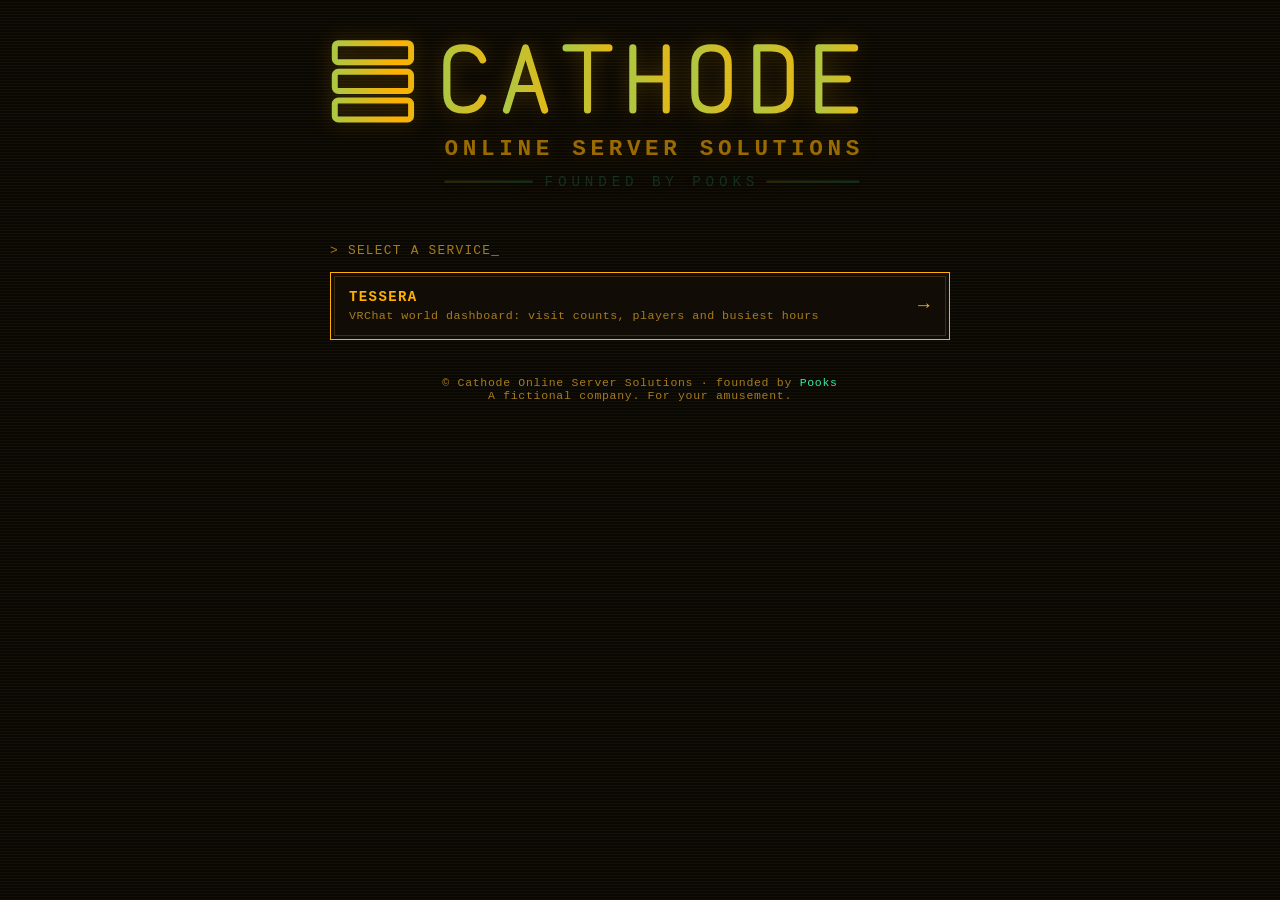
<file: index.html>
<!doctype html>
<html lang="en"><head><meta charset="utf-8"><meta name="viewport" content="width=device-width,initial-scale=1">
<title>Cathode Online Server Solutions</title>
<meta name="description" content="Tomorrow's servers, today. Cathode Online Server Solutions: a proud leader in online server solutions since 1980-something. Founded by Pooks.">
<meta name="theme-color" content="#0a0804">
<meta property="og:type" content="website"><meta property="og:site_name" content="Cathode Online Server Solutions">
<meta property="og:title" content="Cathode Online Server Solutions"><meta property="og:description" content="Tomorrow's servers, today. Cathode Online Server Solutions: a proud leader in online server solutions since 1980-something. Founded by Pooks."><meta property="og:url" content="https://cathode-online.github.io/">
<meta property="og:image" content="https://cathode-online.github.io/og.png?v=2"><meta property="og:image:width" content="1200"><meta property="og:image:height" content="630"><meta property="og:image:alt" content="Cathode Online Server Solutions wordmark">
<meta name="twitter:card" content="summary_large_image"><meta name="twitter:title" content="Cathode Online Server Solutions"><meta name="twitter:description" content="Tomorrow's servers, today. Cathode Online Server Solutions: a proud leader in online server solutions since 1980-something. Founded by Pooks."><meta name="twitter:image" content="https://cathode-online.github.io/og.png?v=2"><link rel="icon" href="logo.svg" type="image/svg+xml">
<style>
:root{--bg:#0a0804;--card:#110d06;--line:#3d2c0e;--fg:#ffb000;--mut:#a67c1e;--acc2:#38e8a0}
*{box-sizing:border-box}
body{margin:0;min-height:100vh;background:var(--bg) repeating-linear-gradient(0deg,rgba(255,176,0,.045) 0,rgba(255,176,0,.045) 1px,transparent 1px,transparent 3px);color:var(--fg);font:14px ui-monospace,"Cascadia Mono",Consolas,"Courier New",monospace;display:flex;flex-direction:column;align-items:center;padding:28px 16px}
main{width:100%;max-width:620px}
.logo{width:100%;height:auto;display:block;filter:drop-shadow(0 0 10px rgba(255,176,0,.25));margin:8px 0 28px}
.prompt{color:var(--mut);margin:0 0 14px;text-transform:uppercase;letter-spacing:.1em;font-size:.8rem}
.prompt:after{content:"_";color:var(--acc2);animation:c 1s steps(2) infinite}@keyframes c{50%{opacity:0}}
.menu{display:grid;gap:12px;margin:0;padding:0;list-style:none}
.btn{display:flex;justify-content:space-between;align-items:center;gap:12px;padding:16px 18px;border:1px solid var(--fg);background:var(--card);color:var(--fg);text-decoration:none;text-transform:uppercase;letter-spacing:.1em;font-weight:700;box-shadow:inset 0 0 0 3px var(--card),inset 0 0 0 4px var(--line)}
.btn small{display:block;color:var(--mut);font-weight:400;letter-spacing:.04em;text-transform:none;margin-top:4px}
.btn:hover,.btn:focus-visible{background:var(--fg);color:var(--bg);outline:none}.btn:hover small,.btn:focus-visible small{color:var(--bg)}
.btn b{font-size:1.2rem}
footer{margin-top:36px;color:var(--mut);font-size:.72rem;text-align:center;letter-spacing:.06em}
footer span{color:var(--acc2)}
@media(prefers-reduced-motion:reduce){.prompt:after{animation:none}}
</style></head><body><main>
<img class="logo" src="logo.svg" alt="Cathode Online Server Solutions, founded by Pooks">
<p class="prompt">&gt; select a service</p>
<ul class="menu">
 <li><a class="btn" href="worlds/"><span>TESSERA<small>VRChat world dashboard: visit counts, players and busiest hours</small></span><b>&rarr;</b></a></li>
</ul>
<footer>&copy; Cathode Online Server Solutions &middot; founded by <span>Pooks</span><br>A fictional company. For your amusement.</footer>
</main></body></html>
</file>
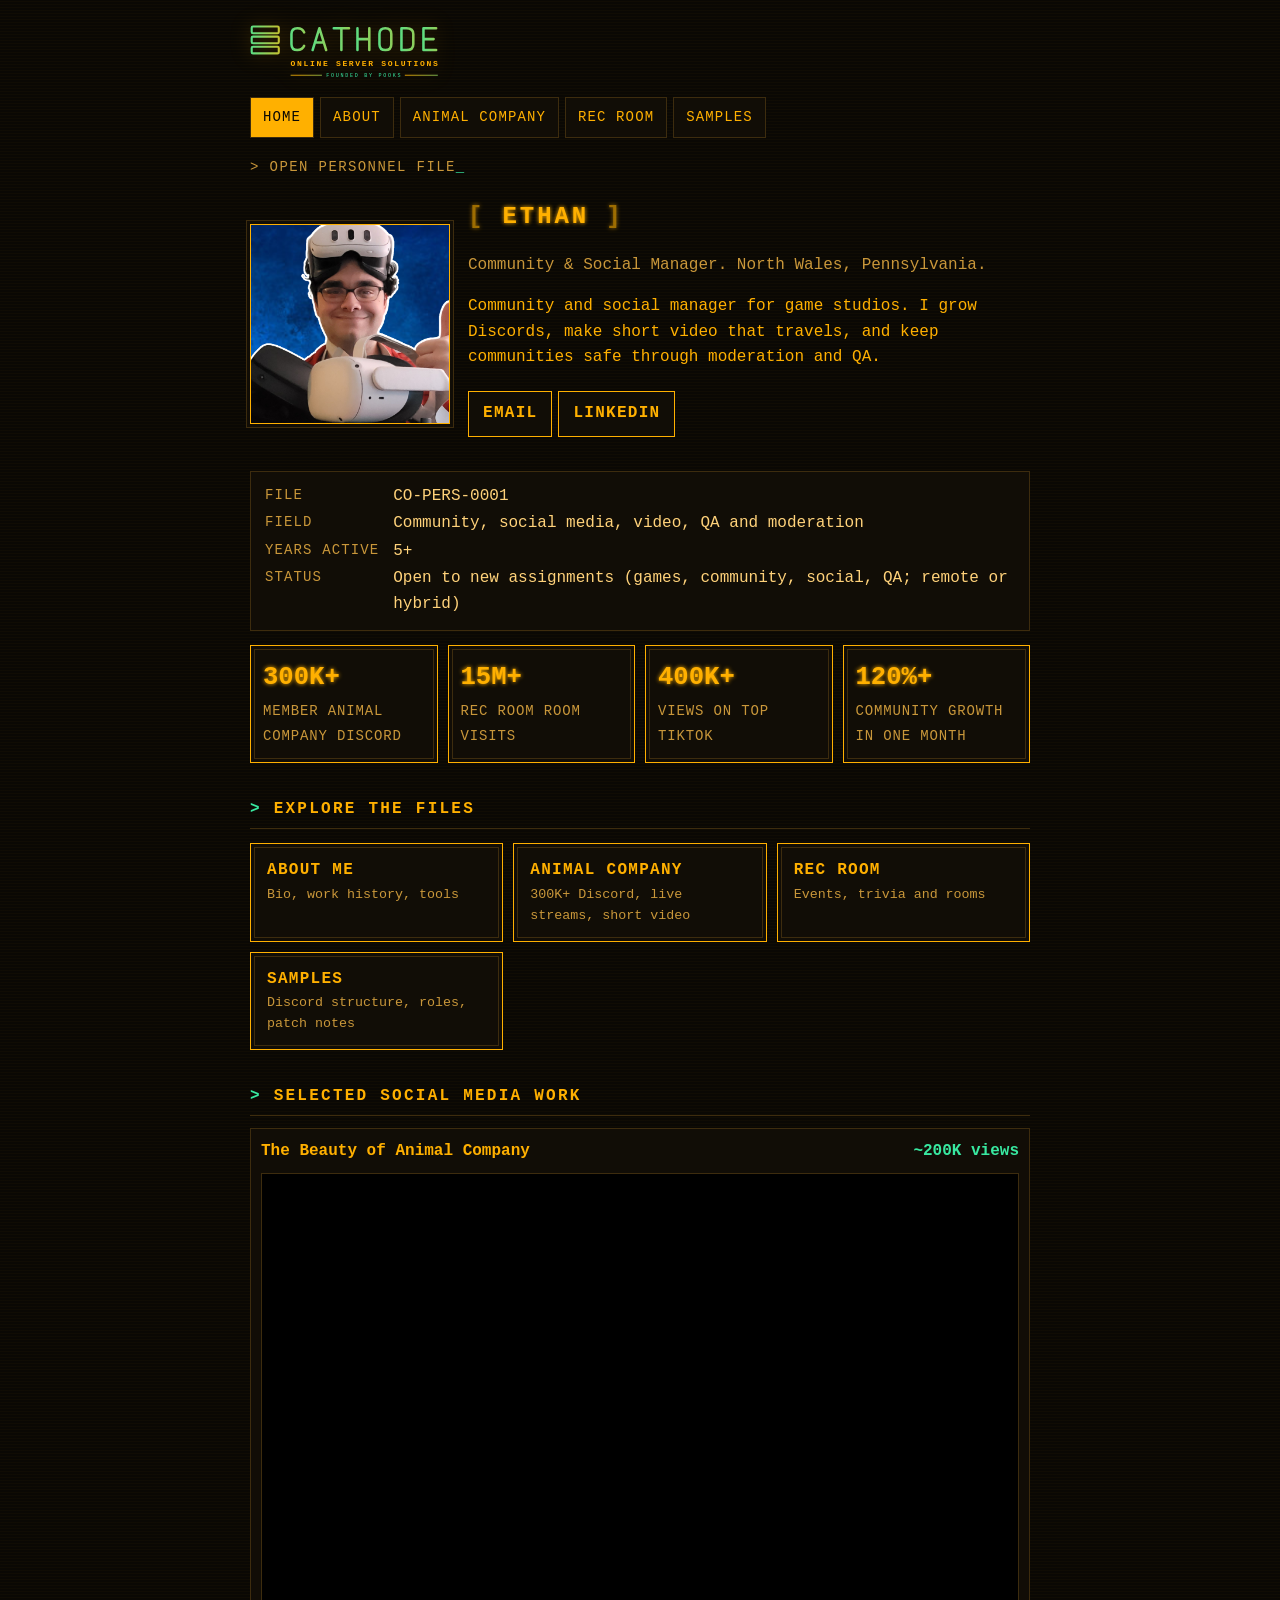
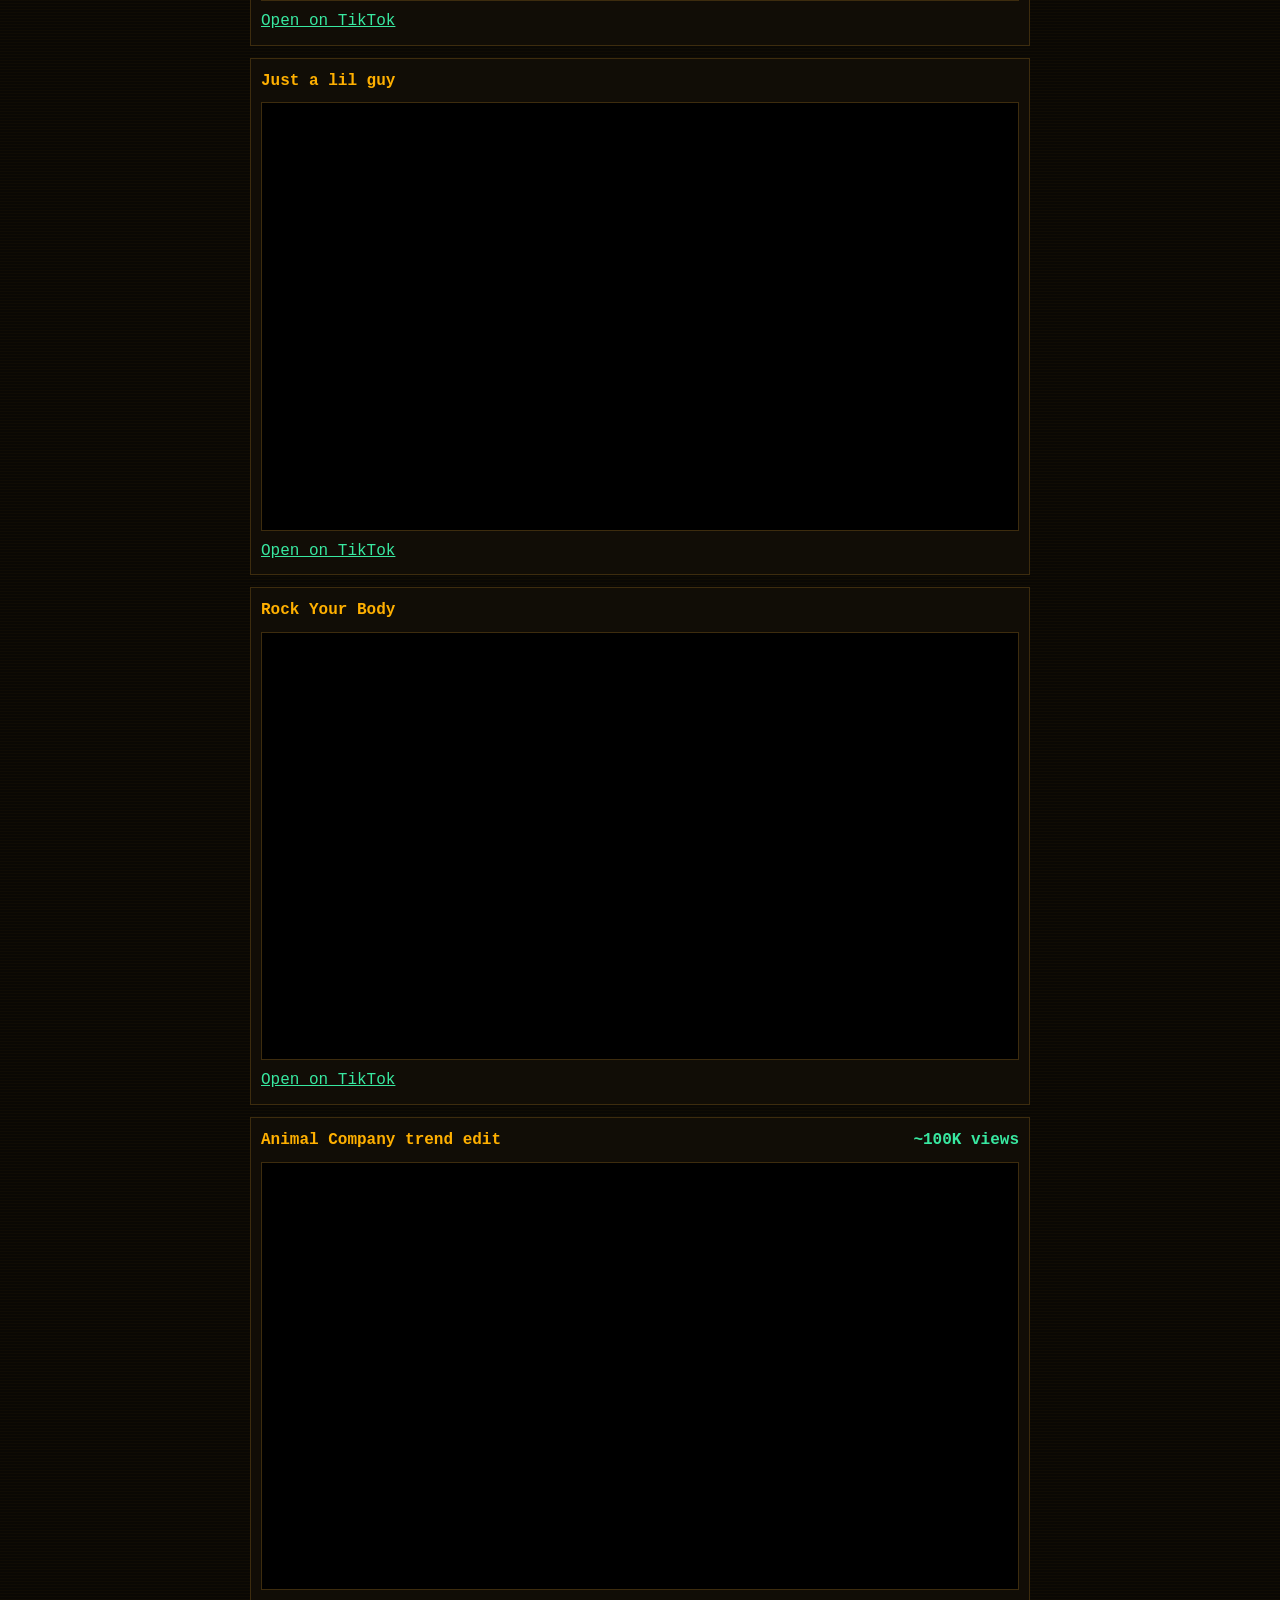
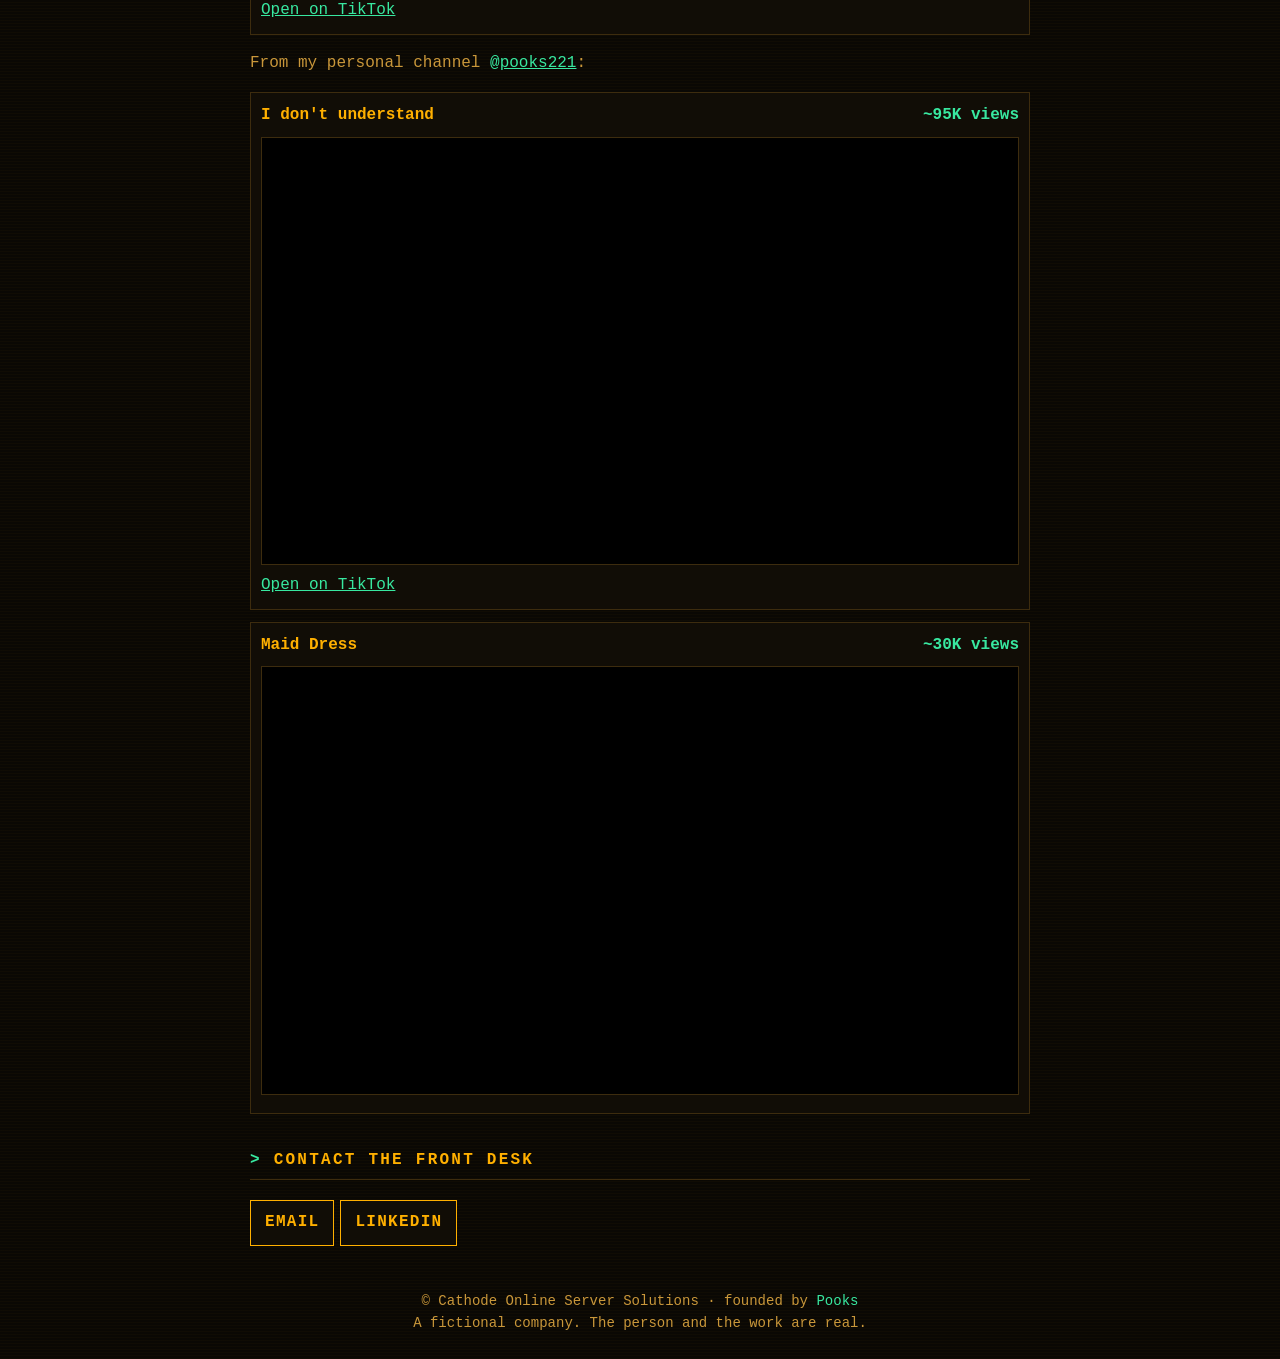
<file: portfolio/index.html>
<!doctype html>
<html lang="en"><head><meta charset="utf-8"><meta name="viewport" content="width=device-width,initial-scale=1">
<title>Portfolio | Ethan | Cathode Online Server Solutions</title>
<meta name="description" content="Ethan: community and social manager. 5+ years running game communities, events, social content and QA."><meta name="theme-color" content="#0a0804"><meta name="robots" content="noindex">
<link rel="icon" href="../logo.svg" type="image/svg+xml"><link rel="stylesheet" href="style.css">
</head><body><main>
<div class="top"><a href="../"><img class="logo" src="../logo.svg" alt="Cathode Online Server Solutions logo"></a></div>
<nav><ul class="nav"><li><a href="./" aria-current="page">Home</a></li><li><a href="about/">About</a></li><li><a href="animal-company/">Animal Company</a></li><li><a href="rec-room/">Rec Room</a></li><li><a href="samples/">Samples</a></li></ul></nav>

<p class="prompt">&gt; open personnel file</p>
<div class="hero"><img src="img/header.png" alt="Ethan smiling with a VR headset on his head and a thumbs up"><div>
<h1>Ethan</h1><p class="sub">Community &amp; Social Manager. North Wales, Pennsylvania.</p>
<p>Community and social manager for game studios. I grow Discords, make short video that travels, and keep communities safe through moderation and QA.</p>
<p><a class="btn" href="mailto:Pasta221@gmail.com">Email</a><a class="btn" href="https://www.linkedin.com/in/ethan-macbain" rel="noopener">LinkedIn</a></p></div></div>
<dl class="file"><dt>File</dt><dd>CO-PERS-0001</dd><dt>Field</dt><dd>Community, social media, video, QA and moderation</dd><dt>Years active</dt><dd>5+</dd><dt>Status</dt><dd>Open to new assignments (games, community, social, QA; remote or hybrid)</dd></dl>
<div class="stats">
<div class="stat"><b>300K+</b><span>member Animal Company Discord</span></div>
<div class="stat"><b>15M+</b><span>Rec Room room visits</span></div>
<div class="stat"><b>400K+</b><span>views on top TikTok</span></div>
<div class="stat"><b>120%+</b><span>community growth in one month</span></div></div>
<h2>Explore the files</h2>
<div class="cta">
<a href="about/">About me<small>Bio, work history, tools</small></a>
<a href="animal-company/">Animal Company<small>300K+ Discord, live streams, short video</small></a>
<a href="rec-room/">Rec Room<small>Events, trivia and rooms</small></a>
<a href="samples/">Samples<small>Discord structure, roles, patch notes</small></a></div>
<h2>Selected social media work</h2>
<div class="clip"><h3>The Beauty of Animal Company<span>~200K views</span></h3><div class="vid"><iframe src="https://drive.google.com/file/d/1SuzAD-gzKYd-B4xMbXlFc1yKMz_tEwx7/preview" title="The Beauty of Animal Company" loading="lazy" allow="autoplay; fullscreen" allowfullscreen></iframe></div><a href="https://www.tiktok.com/@animalcompanyvr/video/7516567094733933838" rel="noopener">Open on TikTok</a></div>
<div class="clip"><h3>Just a lil guy</h3><div class="vid"><iframe src="https://drive.google.com/file/d/1PWmcb0T_YS8pwyK0dEQA3MclVGIg-E-Q/preview" title="Just a lil guy" loading="lazy" allow="autoplay; fullscreen" allowfullscreen></iframe></div><a href="https://www.tiktok.com/@animalcompanyvr/video/7516969243821329694" rel="noopener">Open on TikTok</a></div>
<div class="clip"><h3>Rock Your Body</h3><div class="vid"><iframe src="https://drive.google.com/file/d/1fjO6TluWRcr8XJR5l5AOgVAP_U3YHsyb/preview" title="Rock Your Body" loading="lazy" allow="autoplay; fullscreen" allowfullscreen></iframe></div><a href="https://www.tiktok.com/@animalcompanyvr/video/7512887564492131615" rel="noopener">Open on TikTok</a></div>
<div class="clip"><h3>Animal Company trend edit<span>~100K views</span></h3><div class="vid"><iframe src="https://drive.google.com/file/d/1La4leBgXI1q5wZ9btlFadBUTerfxbNP_/preview" title="Animal Company trend edit" loading="lazy" allow="autoplay; fullscreen" allowfullscreen></iframe></div><a href="https://www.tiktok.com/@animalcompanyvr/video/7522502488289709342" rel="noopener">Open on TikTok</a></div>
<p class="mut">From my personal channel <a href="https://www.tiktok.com/@pooks221" rel="noopener">@pooks221</a>:</p>
<div class="clip"><h3>I don&#x27;t understand<span>~95K views</span></h3><div class="vid"><iframe src="https://drive.google.com/file/d/1F5QU0yme0erAlas664s4XkajtFZOj-ZD/preview" title="I don&#x27;t understand" loading="lazy" allow="autoplay; fullscreen" allowfullscreen></iframe></div><a href="https://www.tiktok.com/@pooks221/video/7065168317736045870" rel="noopener">Open on TikTok</a></div>
<div class="clip"><h3>Maid Dress<span>~30K views</span></h3><div class="vid"><iframe src="https://drive.google.com/file/d/1jOjXq3wIaxXomg2hHfdgAoKG7By4eBTL/preview" title="Maid Dress" loading="lazy" allow="autoplay; fullscreen" allowfullscreen></iframe></div></div>

<h2>Contact the front desk</h2>
<p><a class="btn" href="mailto:Pasta221@gmail.com">Email</a><a class="btn" href="https://www.linkedin.com/in/ethan-macbain" rel="noopener">LinkedIn</a></p>
<footer>&copy; Cathode Online Server Solutions &middot; founded by <span>Pooks</span><br>A fictional company. The person and the work are real.</footer>
</main></body></html>
</file>
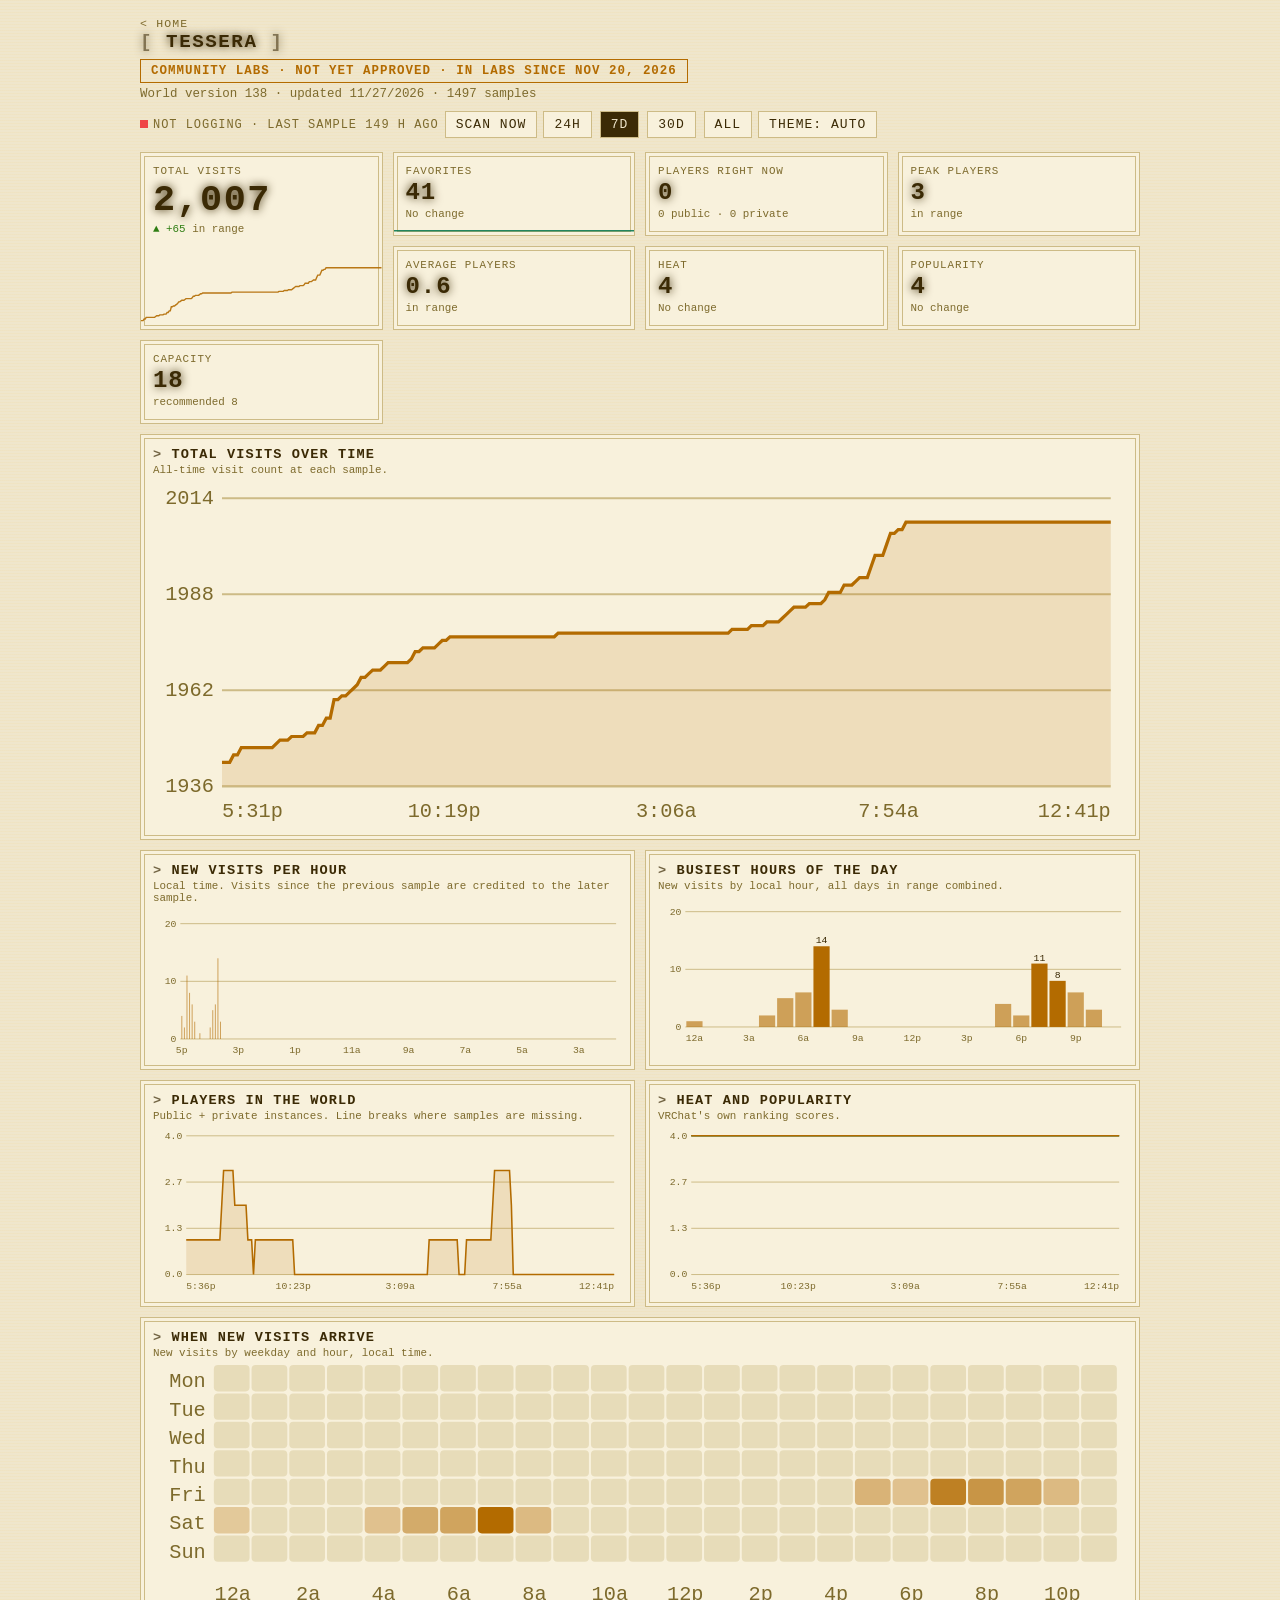
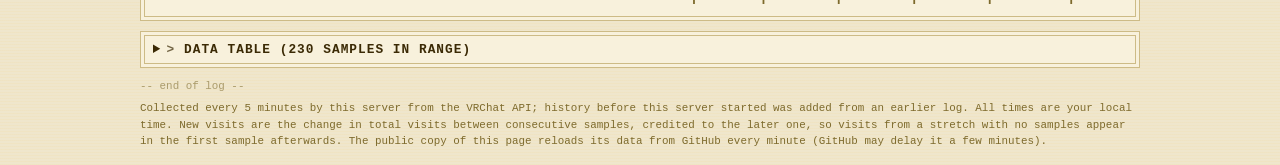
<file: worlds/index.html>
<!doctype html>
<html lang="en"><head><meta charset="utf-8"><meta name="viewport" content="width=device-width,initial-scale=1">
<title>TESSERA stats</title><meta name="description" content="Live visit counts, players and busiest hours for the VRChat world TESSERA.">
<meta name="theme-color" content="#0a0804">
<meta property="og:type" content="website"><meta property="og:site_name" content="Cathode Online Server Solutions">
<meta property="og:title" content="TESSERA stats | Cathode Online Server Solutions"><meta property="og:description" content="Live visit counts, players and busiest hours for the VRChat world TESSERA."><meta property="og:url" content="https://cathode-online.github.io/worlds/">
<meta property="og:image" content="https://cathode-online.github.io/og.png?v=2"><meta property="og:image:width" content="1200"><meta property="og:image:height" content="630"><meta property="og:image:alt" content="Cathode Online Server Solutions wordmark">
<meta name="twitter:card" content="summary_large_image"><meta name="twitter:title" content="TESSERA stats | Cathode Online Server Solutions"><meta name="twitter:description" content="Live visit counts, players and busiest hours for the VRChat world TESSERA."><meta name="twitter:image" content="https://cathode-online.github.io/og.png?v=2">
<style>
:root{--bg:#0a0804;--card:#110d06;--line:#3d2c0e;--fg:#ffb000;--mut:#a67c1e;--acc:#ffb000;--acc2:#38e8a0;--good:#7dff4f}
@media (prefers-color-scheme:light){:root:not([data-theme=dark]){--bg:#efe6cc;--card:#f8f1dc;--line:#cdbb86;--fg:#3b2a05;--mut:#7d6a2c;--acc:#b36b00;--acc2:#0b7a52;--good:#2e7d12}}
:root[data-theme=light]{--bg:#efe6cc;--card:#f8f1dc;--line:#cdbb86;--fg:#3b2a05;--mut:#7d6a2c;--acc:#b36b00;--acc2:#0b7a52;--good:#2e7d12}
*{box-sizing:border-box}body{margin:0;background:var(--bg);color:var(--fg);font:13px ui-monospace,"Cascadia Mono",Consolas,"Courier New",monospace;padding:16px}
main{max-width:1000px;margin:0 auto}
header{display:flex;flex-wrap:wrap;gap:10px;align-items:center;justify-content:space-between;margin-bottom:14px}
h1{margin:0;font-size:1.2rem;letter-spacing:.14em}.sub{color:var(--mut);font-size:.78rem;margin-top:2px}
.ctl{display:flex;gap:6px;align-items:center;flex-wrap:wrap}
button{background:var(--card);color:var(--fg);border:1px solid var(--line);border-radius:6px;padding:5px 10px;font:inherit;cursor:pointer}
button.on{background:var(--fg);color:var(--bg)}
.pill{font-size:.75rem;color:var(--mut)}.dot{display:inline-block;width:8px;height:8px;border-radius:50%;background:var(--good);margin-right:5px}.dot.bad{background:#ef4444}
#warn{background:#c62828;color:#fff;font-weight:700;padding:12px;border-radius:8px;margin-bottom:12px;text-align:center}
.tiles{display:grid;grid-template-columns:repeat(4,1fr);gap:10px;margin-bottom:10px}
.t{background:var(--card);border:1px solid var(--line);border-radius:10px;padding:12px;min-height:84px;position:relative;overflow:hidden}
.t.big{grid-row:span 2;grid-column:span 1}
.t .l{font-size:.68rem;color:var(--mut)}.t .v{font-size:1.5rem;font-weight:700;font-variant-numeric:tabular-nums;margin-top:2px}.t.big .v{font-size:2.3rem}
.t .d{font-size:.68rem;color:var(--mut);margin-top:2px}.up{color:var(--good)}
.t svg{position:absolute;right:0;bottom:0;width:100%;height:40%;opacity:.9}
.row{display:grid;grid-template-columns:1fr 1fr;gap:10px;margin-bottom:10px}
.box{background:var(--card);border:1px solid var(--line);border-radius:10px;padding:12px;margin-bottom:10px}.row .box{margin:0}
.box h2{margin:0;font-size:.85rem}.box .s{font-size:.68rem;color:var(--mut);margin:2px 0 6px}
svg text{fill:var(--mut);font-size:10px}
details{background:var(--card);border:1px solid var(--line);border-radius:10px;padding:10px 12px;margin-bottom:10px}
summary{cursor:pointer;font-size:.8rem;font-weight:600}
table{border-collapse:collapse;width:100%;font-size:.78rem;margin-top:8px;font-variant-numeric:tabular-nums}th,td{text-align:right;padding:4px 6px;border-bottom:1px solid var(--line)}th:first-child,td:first-child{text-align:left}
footer{color:var(--mut);font-size:.68rem;line-height:1.5}
@media(max-width:700px){.tiles{grid-template-columns:repeat(2,1fr)}.row{grid-template-columns:1fr}.t.big{grid-column:span 2;grid-row:auto}}
body{background-image:repeating-linear-gradient(0deg,rgba(255,176,0,.045) 0,rgba(255,176,0,.045) 1px,transparent 1px,transparent 3px)}
:root[data-theme=light] body{background-image:none}
h1,h2,summary,button,.t .l,.pill,th{text-transform:uppercase;letter-spacing:.08em}
h1{text-shadow:0 0 8px currentColor}h1:before{content:"[ ";opacity:.6}h1:after{content:" ]";opacity:.6}
.box h2:before,summary:before{content:"> ";opacity:.7}
.t,.box,details,#warn,button,select{border-radius:0!important;border-style:solid;border-color:var(--line)}
.t,.box,details{border-width:1px;box-shadow:inset 0 0 0 3px var(--card),inset 0 0 0 4px var(--line)}
button:hover{background:var(--fg);color:var(--bg)}
.t .v{text-shadow:0 0 10px currentColor;letter-spacing:.04em}
.dot{border-radius:0;animation:bl 1.2s steps(2) infinite}@keyframes bl{50%{opacity:.25}}
#warn{background:transparent;color:#ff4d2e;border:1px solid #ff4d2e;text-transform:uppercase}
#stage{display:inline-block;margin:6px 0 2px;padding:4px 10px;border:1px solid var(--mut);color:var(--mut);font-weight:700;font-size:.78rem;text-transform:uppercase;letter-spacing:.08em}#stage[hidden]{display:none}#stage.labs{border-color:var(--acc);color:var(--acc)}#stage.approved{border-color:var(--good);color:var(--good)}
#relog{color:#ff4d2e;border:1px solid #ff4d2e;padding:12px;margin-bottom:12px}#relog input{background:var(--card);color:var(--fg);border:1px solid var(--line);padding:6px;font:inherit}#relog small{color:var(--mut)}
footer:before{content:"-- end of log --";display:block;margin-bottom:6px;opacity:.6}
@media(prefers-reduced-motion:reduce){.dot{animation:none}}
#tip{position:fixed;pointer-events:none;z-index:10;display:none;background:var(--card);color:var(--fg);border:1px solid var(--fg);padding:8px 10px;font:12px ui-monospace,"Cascadia Mono",Consolas,monospace;box-shadow:0 0 14px rgba(0,0,0,.45);max-width:90vw}
#tip .t{font-weight:700;margin-bottom:4px;color:var(--mut)}#tip .r{display:flex;justify-content:space-between;gap:14px}#tip .sw{display:inline-block;width:10px;height:10px;margin-right:6px}
.box svg{touch-action:pan-y;-webkit-tap-highlight-color:transparent}.box svg:focus-visible{outline:1px dashed var(--fg)}</style></head><body><main>
<header>
 <div><a class="home" href="../" style="color:var(--mut);font-size:.72rem;text-decoration:none;letter-spacing:.1em">&lt; HOME</a><h1 id="h1">World stats</h1><div id="stage" hidden></div><div class="sub" id="sub">Loading…</div></div>
 <div class="ctl"><select id="wsel" hidden style="background:var(--card);color:var(--fg);border:1px solid var(--line);border-radius:6px;padding:5px"></select><span class="pill" id="pill"></span><button id="scan">Scan now</button>
  <span id="rng"></span><button id="th">Theme: auto</button></div>
</header>
<div id="warn" hidden></div>
<div id="relog" hidden><b>RELOGIN REQUIRED</b> <span id="rlmsg">Live player counts are paused until the VRChat login is renewed. Visits are still being recorded.</span>
 <div id="rlform" hidden style="margin-top:10px">
  <small>Press the button to sign in with the saved login (VRChat will email a code). Or type a different username and password.</small>
  <p style="display:grid;gap:8px;max-width:340px;margin:8px 0">
   <input id="rlu" placeholder="Username (optional)" autocomplete="off" autocapitalize="off">
   <input id="rlp" type="password" placeholder="Password (optional)" autocomplete="off">
   <input id="rlc" placeholder="Login code" autocomplete="off" inputmode="numeric" style="display:none">
   <span><button id="rlb">Sign in</button> <small id="rlm"></small></span>
  </p>
 </div>
</div>
<section class="tiles" id="tiles"></section>
<section class="box"><h2>Total visits over time</h2><div class="s">All-time visit count at each sample.</div><div id="c_visits"></div></section>
<section class="row">
 <div class="box"><h2>New visits per <span id="bk">hour</span></h2><div class="s">Local time. Visits since the previous sample are credited to the later sample.</div><div id="c_new"></div></div>
 <div class="box"><h2>Busiest hours of the day</h2><div class="s">New visits by local hour, all days in range combined.</div><div id="c_hod"></div></div>
</section>
<section class="row">
 <div class="box"><h2>Players in the world</h2><div class="s">Public + private instances. Line breaks where samples are missing.</div><div id="c_pl"></div></div>
 <div class="box"><h2>Heat and popularity</h2><div class="s">VRChat's own ranking scores.</div><div id="c_hp"></div></div>
</section>
<section class="box"><h2>When new visits arrive</h2><div class="s">New visits by weekday and hour, local time.</div><div id="c_hm"></div></section>
<details><summary id="dt">Data table</summary><table><thead><tr><th>Time</th><th>Visits</th><th>Favs</th><th>Pop</th><th>Heat</th><th>Public</th><th>Private</th></tr></thead><tbody id="rows"></tbody></table></details>
<footer id="foot"></footer>
</main>
<script>
var $=function(i){return document.getElementById(i)},D,RANGE=localStorage.getItem('tr')||'7d',THEME=localStorage.getItem('tt')||'auto';
var RH={'24h':24,'7d':168,'30d':720,'All':1e9},MS=3600e3,GAP=100*60e3;
function pad(n){return n<10?'0'+n:''+n}
function fmt(n){return Number(n).toLocaleString()}
function h12(h){return (h%12||12)+(h<12?'a':'p')}
function fdt(t){var d=new Date(t);return d.toLocaleDateString(undefined,{month:'short',day:'numeric'})+' '+pad(d.getHours())+':'+pad(d.getMinutes())}
function css(v){return getComputedStyle(document.documentElement).getPropertyValue(v).trim()}
function svg(w,h,inner){return '<svg viewBox="0 0 '+w+' '+h+'" width="100%" preserveAspectRatio="none" style="display:block">'+inner+'</svg>'}
function nice(m){if(m<=0)return 1;var p=Math.pow(10,Math.floor(Math.log10(m))),f=m/p;return (f<=1?1:f<=2?2:f<=5?5:10)*p}
/* ---- hover/touch tooltips: one shared box; pointer events cover mouse, finger and pen; handlers are re-attached every time a chart is drawn ---- */
var tip=document.createElement('div');tip.id='tip';tip.setAttribute('role','status');tip.setAttribute('aria-live','polite');document.body.appendChild(tip);
var activeHide=null,activeSv=null;
function showTip(html,cx,cy,up){tip.innerHTML=html;tip.style.display='block';var w=tip.offsetWidth,h=tip.offsetHeight,l,t;
 if(up){l=cx-w/2;t=cy-h-28;if(t<8)t=cy+28}   /* touch: above the finger so it is not covered */
 else{l=cx+14;t=cy+14;if(l+w>innerWidth-8)l=cx-w-14;if(t+h>innerHeight-8)t=cy-h-14}
 l=Math.min(l,innerWidth-w-8);tip.style.left=Math.max(8,l)+'px';tip.style.top=Math.max(8,t)+'px'}
function hideTip(){tip.style.display='none'}
function claim(sv,hide){if(activeHide&&activeHide!==hide)activeHide();activeHide=hide;activeSv=sv}   /* only one chart shows its marker at a time */
addEventListener('scroll',function(){hideTip();if(activeHide)activeHide()},{passive:true});
document.addEventListener('pointerdown',function(e){if(activeHide&&!(e.target&&e.target.closest&&e.target.closest('svg')===activeSv)){activeHide();activeHide=null}});   /* tap elsewhere closes it */
function isTouch(e){return !!e&&e.pointerType&&e.pointerType!=='mouse'}
function trow(c,n,v){return '<div class="r"><span>'+(c?'<i class="sw" style="background:'+c+'"></i>':'')+n+'</span><b>'+v+'</b></div>'}
var NS='http://www.w3.org/2000/svg';
function mk(tag,at,par){var e=document.createElementNS(NS,tag);for(var k in at)e.setAttribute(k,at[k]);par.appendChild(e);return e}
function ftime(t){return new Date(t).toLocaleString(undefined,{weekday:'short',month:'short',day:'numeric',hour:'numeric',minute:'2-digit'})}
function h12l(h){return (h%12||12)+(h<12?' AM':' PM')}
function toLocal(sv,cx,cy){var p=sv.createSVGPoint();p.x=cx;p.y=cy;return p.matrixTransform(sv.getScreenCTM().inverse())}
function toScreen(sv,x,y){var p=sv.createSVGPoint();p.x=x;p.y=y;return p.matrixTransform(sv.getScreenCTM())}
function nearestIdx(pts,t){var a=0,b=pts.length-1;while(b-a>1){var m=(a+b)>>1;if(pts[m][0]<t)a=m;else b=m}return Math.abs(pts[a][0]-t)<=Math.abs(pts[b][0]-t)?a:b}
function hoverLine(sv,o){var P=o.series.filter(function(s){return s.pts.length});if(!P.length)return;
 var pl=o.plot,cross=mk('line',{y1:pl.top,y2:pl.top+pl.height,stroke:css('--mut'),'stroke-width':1,'vector-effect':'non-scaling-stroke',visibility:'hidden'},sv),
  dots=P.map(function(s){return mk('ellipse',{fill:s.color,stroke:css('--bg'),'stroke-width':2,'vector-effect':'non-scaling-stroke',visibility:'hidden'},sv)}),
  hit=mk('rect',{x:pl.left,y:pl.top,width:pl.width,height:pl.height,fill:'transparent'},sv),cur=-1,pts0=P[0].pts;
 function hide(){cross.setAttribute('visibility','hidden');dots.forEach(function(d){d.setAttribute('visibility','hidden')});hideTip()}
 function show(i,cx,cy,up){claim(sv,hide);cur=i;var t=pts0[i][0],x=o.xOf(t),m=sv.getScreenCTM(),html='<div class="t">'+ftime(t)+'</div>';
  cross.setAttribute('x1',x);cross.setAttribute('x2',x);cross.setAttribute('visibility','visible');
  P.forEach(function(s,k){var p=s.pts[nearestIdx(s.pts,t)];dots[k].setAttribute('cx',o.xOf(p[0]));dots[k].setAttribute('cy',o.yOf(p[1]));
   dots[k].setAttribute('rx',4/m.a);dots[k].setAttribute('ry',4/m.d);dots[k].setAttribute('visibility','visible');
   html+=trow(s.color,s.name||'Value',s.fmt?s.fmt(p):fmt(p[1]))});
  if(cx===undefined){var sc=toScreen(sv,x,o.yOf(pts0[i][1]));cx=sc.x;cy=sc.y}
  showTip(html,cx,cy,up)}
 function mv(e){var l=toLocal(sv,e.clientX,e.clientY);show(nearestIdx(pts0,o.x0+(l.x-pl.left)/pl.width*(o.x1-o.x0)),e.clientX,e.clientY,isTouch(e))}
 hit.addEventListener('pointerdown',mv);hit.addEventListener('pointermove',mv);
 hit.addEventListener('pointerleave',function(e){if(!isTouch(e))hide()});   /* a finger lifting keeps the tooltip until you tap elsewhere */
 sv.setAttribute('tabindex','0');
 sv.addEventListener('keydown',function(e){if(e.key!=='ArrowLeft'&&e.key!=='ArrowRight')return;e.preventDefault();
  show(Math.max(0,Math.min(pts0.length-1,cur<0?pts0.length-1:cur+(e.key==='ArrowRight'?1:-1))))});
 sv.addEventListener('blur',hide)}
function hoverBars(sv,o){var pl=o.plot,n=o.bars.length;if(!n)return;
 var wash=mk('rect',{y:pl.top,height:pl.height,fill:css('--fg'),opacity:.1,visibility:'hidden'},sv),cur=-1,b0=o.bars[0],
  hit=mk('rect',{x:b0.x,y:pl.top,width:o.bars[n-1].x+o.bars[n-1].w-b0.x,height:pl.height,fill:'transparent'},sv);   /* one full-height target; the slot is worked out from the x position */
 function hide(){wash.setAttribute('visibility','hidden');hideTip()}
 function show(i,cx,cy,up){claim(sv,hide);cur=i;var b=o.bars[i];wash.setAttribute('x',b.x);wash.setAttribute('width',b.w);wash.setAttribute('visibility','visible');
  if(cx===undefined){var sc=toScreen(sv,b.x+b.w/2,pl.top+pl.height/2);cx=sc.x;cy=sc.y}
  showTip('<div class="t">'+b.title+'</div>'+trow(null,o.unit,fmt(b.v)),cx,cy,up)}
 function mv(e){var l=toLocal(sv,e.clientX,e.clientY);show(Math.max(0,Math.min(n-1,Math.floor((l.x-b0.x)/b0.w))),e.clientX,e.clientY,isTouch(e))}
 hit.addEventListener('pointerdown',mv);hit.addEventListener('pointermove',mv);
 hit.addEventListener('pointerleave',function(e){if(!isTouch(e))hide()});
 sv.setAttribute('tabindex','0');
 sv.addEventListener('keydown',function(e){if(e.key!=='ArrowLeft'&&e.key!=='ArrowRight')return;e.preventDefault();
  show(Math.max(0,Math.min(n-1,cur<0?n-1:cur+(e.key==='ArrowRight'?1:-1))))});
 sv.addEventListener('blur',hide)}
/* line chart: series=[{pts:[[t,y]],color,area,step,name,fmt}] */
function line(el,series,o){o=o||{};var W=480,H=o.h||170,L=34,R=8,T=8,B=20,all=[],i,s;
 series.forEach(function(s){all=all.concat(s.pts)});
 if(!all.length){$(el).innerHTML='<div class="s">No data yet.</div>';return}
 var x0=Math.min.apply(0,all.map(function(p){return p[0]})),x1=Math.max.apply(0,all.map(function(p){return p[0]}));if(x1===x0)x1=x0+MS;
 var y0=o.ymin!==undefined?o.ymin:Math.min.apply(0,all.map(function(p){return p[1]})),y1=Math.max.apply(0,all.map(function(p){return p[1]}));
 if(o.ymin===undefined){var pd=(y1-y0)*.1||1;y0=Math.max(0,y0-pd);y1+=pd}else y1=Math.max(y1,o.ymax||1);
 if(y1===y0)y1=y0+1;
 var X=function(t){return L+(t-x0)/(x1-x0)*(W-L-R)},Y=function(v){return T+(1-(v-y0)/(y1-y0))*(H-T-B)},out='';
 for(i=0;i<=3;i++){var v=y0+(y1-y0)*i/3,y=Y(v);out+='<line x1="'+L+'" x2="'+(W-R)+'" y1="'+y+'" y2="'+y+'" stroke="'+css('--line')+'"/><text x="'+(L-4)+'" y="'+(y+3)+'" text-anchor="end">'+(y1-y0>=5?Math.round(v):v.toFixed(1))+'</text>'}
 for(i=0;i<=4;i++){var t=x0+(x1-x0)*i/4,d=new Date(t);out+='<text x="'+X(t)+'" y="'+(H-5)+'" text-anchor="'+(i==0?'start':i==4?'end':'middle')+'">'+(x1-x0>2*864e5?(d.getMonth()+1)+'/'+d.getDate():(d.getHours()%12||12)+':'+pad(d.getMinutes())+(d.getHours()<12?'a':'p'))+'</text>'}
 series.forEach(function(s){var seg=[],cur=[],prev=null;
  s.pts.forEach(function(p){if(prev&&(p[0]-prev[0]>GAP&&!s.nogap)){seg.push(cur);cur=[]}cur.push(p);prev=p});seg.push(cur);
  seg.forEach(function(g){if(!g.length)return;var d='';g.forEach(function(p,k){if(k==0)d+='M'+X(p[0])+','+Y(p[1]);else d+=(s.step?'H'+X(p[0])+'V'+Y(p[1]):'L'+X(p[0])+','+Y(p[1]))});
   if(s.area&&g.length>1)out+='<path d="'+d+'L'+X(g[g.length-1][0])+','+Y(y0)+'L'+X(g[0][0])+','+Y(y0)+'Z" fill="'+s.color+'" opacity=".15"/>';
   if(g.length==1)out+='<circle cx="'+X(g[0][0])+'" cy="'+Y(g[0][1])+'" r="2.5" fill="'+s.color+'"/>';
   else out+='<path d="'+d+'" fill="none" stroke="'+s.color+'" stroke-width="1.6"/>'})});
 $(el).innerHTML=svg(W,H,out);
 hoverLine($(el).firstChild,{plot:{left:L,top:T,width:W-L-R,height:H-T-B},series:series,xOf:X,yOf:Y,x0:x0,x1:x1})}
function bars(el,labels,vals,o){o=o||{};var W=480,H=150,L=28,R=6,T=14,B=18,n=vals.length,m=nice(Math.max.apply(0,vals.concat([1]))),bw=(W-L-R)/n,out='',i,hi=[];
 var sorted=vals.map(function(v,i){return[v,i]}).sort(function(a,b){return b[0]-a[0]}).slice(0,o.top||0).filter(function(p){return p[0]>0}).map(function(p){return p[1]});
 for(i=0;i<=2;i++){var y=T+(1-i/2)*(H-T-B);out+='<line x1="'+L+'" x2="'+(W-R)+'" y1="'+y+'" y2="'+y+'" stroke="'+css('--line')+'"/><text x="'+(L-4)+'" y="'+(y+3)+'" text-anchor="end">'+Math.round(m*i/2)+'</text>'}
 vals.forEach(function(v,i){var h=v/m*(H-T-B);out+='<rect x="'+(L+i*bw+1)+'" y="'+(H-B-h)+'" width="'+Math.max(1,bw-2)+'" height="'+h+'" fill="'+css('--acc')+'" opacity="'+(v?(sorted.indexOf(i)>=0?1:.6):0)+'"/>';
  if(sorted.indexOf(i)>=0)out+='<text x="'+(L+i*bw+bw/2)+'" y="'+(H-B-h-3)+'" text-anchor="middle" style="fill:'+css('--fg')+'">'+v+'</text>'});
 var step=Math.ceil(n/8);labels.forEach(function(l,i){if(i%step==0)out+='<text x="'+(L+i*bw+bw/2)+'" y="'+(H-4)+'" text-anchor="middle">'+l+'</text>'});
 $(el).innerHTML=svg(W,H,out);
 hoverBars($(el).firstChild,{plot:{top:T,height:H-T-B},unit:o.unit||'new visits',bars:vals.map(function(v,i){return{x:L+i*bw,w:bw,v:v,title:(o.titles&&o.titles[i])||labels[i]}})})}
function spark(pts,color){if(pts.length<2)return'';var a=pts.map(function(p){return p[1]}),lo=Math.min.apply(0,a),hi=Math.max.apply(0,a)||1;if(hi===lo)hi=lo+1;
 var x0=pts[0][0],x1=pts[pts.length-1][0]||1,d=pts.map(function(p,i){return(i?'L':'M')+((p[0]-x0)/(x1-x0||1)*100)+','+(28-(p[1]-lo)/(hi-lo)*24)}).join('');
 return '<svg viewBox="0 0 100 32" preserveAspectRatio="none"><path d="'+d+'" fill="none" stroke="'+color+'" stroke-width="1.4" vector-effect="non-scaling-stroke"/></svg>'}
function tile(l,v,d,sp,big){return '<div class="t'+(big?' big':'')+'"><div class="l">'+l+'</div><div class="v">'+v+'</div><div class="d">'+(d||'')+'</div>'+(sp||'')+'</div>'}
function delta(a,b,unit){var x=b-a;return x==0?'No change':'<span class="'+(x>0?'up':'')+'">'+(x>0?'▲ +':'▼ ')+x+'</span> '+(unit||'')}
function render(){
 hideTip();
 var all=D.s,now=Date.now(),cut=now-RH[RANGE]*MS,S=all.filter(function(r){return r[0]*1000>=cut});
 var base=all.filter(function(r){return r[0]*1000<cut}).pop();var Sx=base?[base].concat(S):S;
 if(!all.length){$('sub').textContent='No samples yet.';return}
 var last=all[all.length-1],m=D.meta||{},first=Sx[0]||last;
 $('sub').textContent='World version '+(m.version||'?')+' · updated '+(m.updated?new Date(m.updated).toLocaleDateString():'?')+' · '+all.length+' samples';
 $('relog').hidden=m.players_ok!==false;$('rlform').hidden=PUB;
 var day=function(s){var d=new Date(s);return !s||s==='none'||isNaN(d)?'':d.toLocaleDateString(undefined,{month:'short',day:'numeric',year:'numeric'})};
 var stg={labs:['Community Labs · not yet approved',day(m.labs_date),'in Labs since '],approved:['Approved · out of Community Labs',day(m.pub_date),'public since '],private:['Private · not published','','']}[m.stage];
 $('stage').hidden=!stg;if(stg){$('stage').className=m.stage;$('stage').textContent=stg[0]+(stg[1]?' · '+stg[2]+stg[1]:'')}
 var age=Math.round((now-last[0]*1000)/60000),ok=age<20&&!D.warning;
 $('pill').innerHTML='<span class="dot'+(ok?'':' bad')+'"></span>'+(ok?'Logging':'Not logging')+' · last sample '+(age<90?age+' min':Math.round(age/60)+' h')+' ago';
 $('warn').hidden=!D.warning;$('warn').textContent=D.warning||'';
 var pl=function(r){return r[5]+r[6]},plv=S.map(pl),T=function(i){return Sx.map(function(r){return[r[0],r[i]]})};
 var peak=plv.length?Math.max.apply(0,plv):0,avg=plv.length?(plv.reduce(function(a,b){return a+b},0)/plv.length):0;
 $('tiles').innerHTML=tile('Total visits',fmt(last[1]),delta(first[1],last[1],'in range'),spark(T(1),css('--acc')),1)
  +tile('Favorites',fmt(last[2]),delta(first[2],last[2]),spark(T(2),css('--acc2')))
  +tile('Players right now',pl(last),last[5]+' public · '+last[6]+' private')
  +tile('Peak players',peak,'in range')
  +tile('Average players',avg.toFixed(1),'in range')
  +tile('Heat',last[4],delta(first[4],last[4]))
  +tile('Popularity',last[3],delta(first[3],last[3]))
  +tile('Capacity',m.capacity||'?','recommended '+(m.rec||'?'));
 line('c_visits',[{pts:T(1).map(function(p){return[p[0]*1000,p[1]]}),color:css('--acc'),area:1,nogap:1,name:'Total visits'}]);
 /* new visits */
 var nv=[];for(var i=1;i<Sx.length;i++){var d=Sx[i][1]-Sx[i-1][1];if(d>0&&Sx[i][0]*1000>=cut)nv.push([Sx[i][0]*1000,d])}
 var daily=RH[RANGE]>168*1,bkMs=daily?864e5:MS;$('bk').textContent=daily?'day':'hour';
 var lo=Math.max(cut,S.length?S[0][0]*1000:now),hi=now,b0=Math.floor(lo/bkMs)*bkMs,nb=Math.min(400,Math.floor((hi-b0)/bkMs)+1),bv=[],bl=[];
 var bt=[];for(i=0;i<nb;i++){bv.push(0);var t=new Date(b0+i*bkMs);bl.push(daily?(t.getMonth()+1)+'/'+t.getDate():h12(t.getHours()));
  bt.push(daily?t.toLocaleDateString(undefined,{weekday:'short',month:'short',day:'numeric'}):t.toLocaleString(undefined,{weekday:'short',month:'short',day:'numeric',hour:'numeric'}))}
 var hod=[],hm=[],r;for(i=0;i<24;i++)hod.push(0);for(i=0;i<7;i++){hm.push([]);for(var j=0;j<24;j++)hm[i].push(0)}
 nv.forEach(function(p){var k=Math.floor((p[0]-b0)/bkMs);if(k>=0&&k<nb)bv[k]+=p[1];var dt=new Date(p[0]);hod[dt.getHours()]+=p[1];hm[(dt.getDay()+6)%7][dt.getHours()]+=p[1]});
 bars('c_new',bl,bv,{titles:bt});bars('c_hod',hod.map(function(_,h){return h12(h)}),hod,{top:3,titles:hod.map(function(_,h){return h12l(h)+' hour (all days)'})});
 line('c_pl',[{pts:S.map(function(r){return[r[0]*1000,pl(r),r[5],r[6]]}),color:css('--acc'),area:1,name:'Players',fmt:function(p){return p[1]+' ('+p[2]+' public · '+p[3]+' private)'}}],{ymin:0,ymax:4});
 line('c_hp',[{pts:S.map(function(r){return[r[0]*1000,r[4]]}),color:css('--acc2'),step:1,nogap:1,name:'Heat'},{pts:S.map(function(r){return[r[0]*1000,r[3]]}),color:css('--acc'),step:1,nogap:1,name:'Popularity'}],{ymin:0,ymax:4});
 /* heatmap */
 var mx=Math.max.apply(0,[].concat.apply([],hm).concat([1])),W=480,Lh=30,cw=(W-Lh-4)/24,ch=14,H=7*ch+22,out='',dn=['Mon','Tue','Wed','Thu','Fri','Sat','Sun'];
 for(i=0;i<7;i++){out+='<text x="'+(Lh-4)+'" y="'+(i*ch+11)+'" text-anchor="end">'+dn[i]+'</text>';for(j=0;j<24;j++){var v=hm[i][j];out+='<rect data-i="'+i+'" data-j="'+j+'" data-v="'+v+'" x="'+(Lh+j*cw)+'" y="'+(i*ch)+'" width="'+(cw-1)+'" height="'+(ch-1)+'" rx="2" fill="'+(v?css('--acc'):css('--line'))+'" opacity="'+(v?(.25+.75*v/mx):.4)+'"/>'}}
 for(j=0;j<24;j+=2)out+='<text x="'+(Lh+j*cw+cw/2)+'" y="'+(H-4)+'" text-anchor="middle">'+h12(j)+'</text>';
 $('c_hm').innerHTML=svg(W,H,out);
 Array.prototype.forEach.call($('c_hm').querySelectorAll('rect[data-i]'),function(c){
  var sh=function(e){claim($('c_hm').firstChild,hideTip);showTip('<div class="t">'+dn[+c.dataset.i]+' '+h12l(+c.dataset.j)+'</div>'+trow(null,'new visits',fmt(c.dataset.v)),e.clientX,e.clientY,isTouch(e))};
  c.addEventListener('pointerdown',sh);c.addEventListener('pointermove',sh);
  c.addEventListener('pointerleave',function(e){if(!isTouch(e))hideTip()})});
 $('dt').textContent='Data table ('+S.length+' samples in range)';
 $('rows').innerHTML=S.slice(-300).reverse().map(function(r){return'<tr><td>'+fdt(r[0]*1000)+'</td><td>'+fmt(r[1])+'</td><td>'+r[2]+'</td><td>'+r[3]+'</td><td>'+r[4]+'</td><td>'+r[5]+'</td><td>'+r[6]+'</td></tr>'}).join('');
 $('foot').textContent='Collected every 5 minutes by this server from the VRChat API; history before this server started was added from an earlier log. All times are your local time. New visits are the change in total visits between consecutive samples, credited to the later one, so visits from a stretch with no samples appear in the first sample afterwards. The public copy of this page reloads its data from GitHub every minute (GitHub may delay it a few minutes).'}
function buttons(){$('rng').innerHTML=Object.keys(RH).map(function(k){return'<button data-r="'+k+'" class="'+(k==RANGE?'on':'')+'">'+k+'</button>'}).join(' ');
 Array.prototype.forEach.call($('rng').children,function(b){b.onclick=function(){RANGE=b.dataset.r;try{localStorage.setItem('tr',RANGE)}catch(e){}buttons();render()}})}
function theme(){if(THEME=='auto')document.documentElement.removeAttribute('data-theme');else document.documentElement.setAttribute('data-theme',THEME);$('th').textContent='Theme: '+THEME}
$('th').onclick=function(){THEME={auto:'dark',dark:'light',light:'auto'}[THEME];try{localStorage.setItem('tt',THEME)}catch(e){}theme();if(D)render()};
var WID=new URLSearchParams(location.search).get('w')||localStorage.getItem('tw')||'';
/* Public (https) copy reads the live files from the repo's `data` branch (updated every 5 min, no site rebuild); falls back to the published copy. */
var RAW='https://raw.githubusercontent.com/Cathode-Online/cathode-online.github.io/data/worlds/',PUB=location.protocol==='https:';
function getj(p){var q=PUB?Math.floor(Date.now()/60000):Date.now();
 var f=function(u){return fetch(u+'?'+q).then(function(r){if(!r.ok)throw 0;return r.json()})};
 return PUB?f(RAW+p).catch(function(){return f(p)}):f(p)}
function load(){getj('index.json').then(function(ix){
  if(!ix.length){$('sub').textContent='No worlds tracked yet.';return}
  if(!ix.some(function(w){return w.id==WID}))WID=ix[0].id;
  var sel=$('wsel');sel.hidden=ix.length<2;sel.innerHTML=ix.map(function(w){return'<option value="'+w.id+'"'+(w.id==WID?' selected':'')+'>'+w.name.replace(/</g,'&lt;')+'</option>'}).join('');
  sel.onchange=function(){WID=sel.value;try{localStorage.setItem('tw',WID)}catch(e){}history.replaceState(0,'','?w='+WID);load()};
  return getj('data/'+WID+'.json').then(function(d){D=d;$('h1').textContent=(d.meta&&d.meta.name||'World').toUpperCase();document.title=$('h1').textContent+' stats';render()})
 }).catch(function(e){$('sub').textContent='Could not load data'})}
if(location.protocol==='https:')$('scan').hidden=true; /* public Funnel copy is read-only */
$('scan').onclick=function(){var b=$('scan');b.disabled=true;b.textContent='Scanning…';
 fetch('http://'+location.hostname+':8765/scan-world',{method:'POST'}).then(function(r){return r.text().then(function(t){if(!r.ok)throw new Error(t);return t})})
 .then(function(){b.textContent='Updated';load()}).catch(function(e){b.textContent=/^Wait/.test(e.message)?e.message:'Scan failed'})
 .then(function(){setTimeout(function(){b.disabled=false;b.textContent='Scan now'},4000)})};
(function(){ /* relogin form (local copy only): talks to the Tailscale-only sign-in service */
 var B='http://'+location.hostname+':8766',twofa=false;
 $('rlb').onclick=function(){var b=$('rlb');b.disabled=true;$('rlm').textContent=' working...';
  var body=twofa?{code:$('rlc').value}:{user:$('rlu').value,pass:$('rlp').value};
  fetch(B+'/vrchat-login',{method:'POST',headers:{'Content-Type':'text/plain'},body:JSON.stringify(body)}).then(function(r){return r.text().then(function(t){return [r.status,t]})}).then(function(x){
   if(x[0]===202){twofa=true;$('rlc').style.display='';$('rlm').textContent=' enter the code '+(x[1]==='2FA:email'?'emailed to you':'from your authenticator app')+' and press the button again';return}
   $('rlm').textContent=' '+x[1];
   if(x[0]===200){twofa=false;$('rlc').style.display='none';$('rlc').value='';$('rlu').value='';$('rlp').value='';$('rlm').textContent+=' - updating...';
    fetch('http://'+location.hostname+':8765/scan-world',{method:'POST'}).then(function(){load()}).catch(function(){})}
  }).catch(function(){$('rlm').textContent=' request failed'}).then(function(){b.disabled=false})};
})();
theme();buttons();load();setInterval(load,60e3);window.addEventListener('resize',function(){});
</script></body></html>
</file>
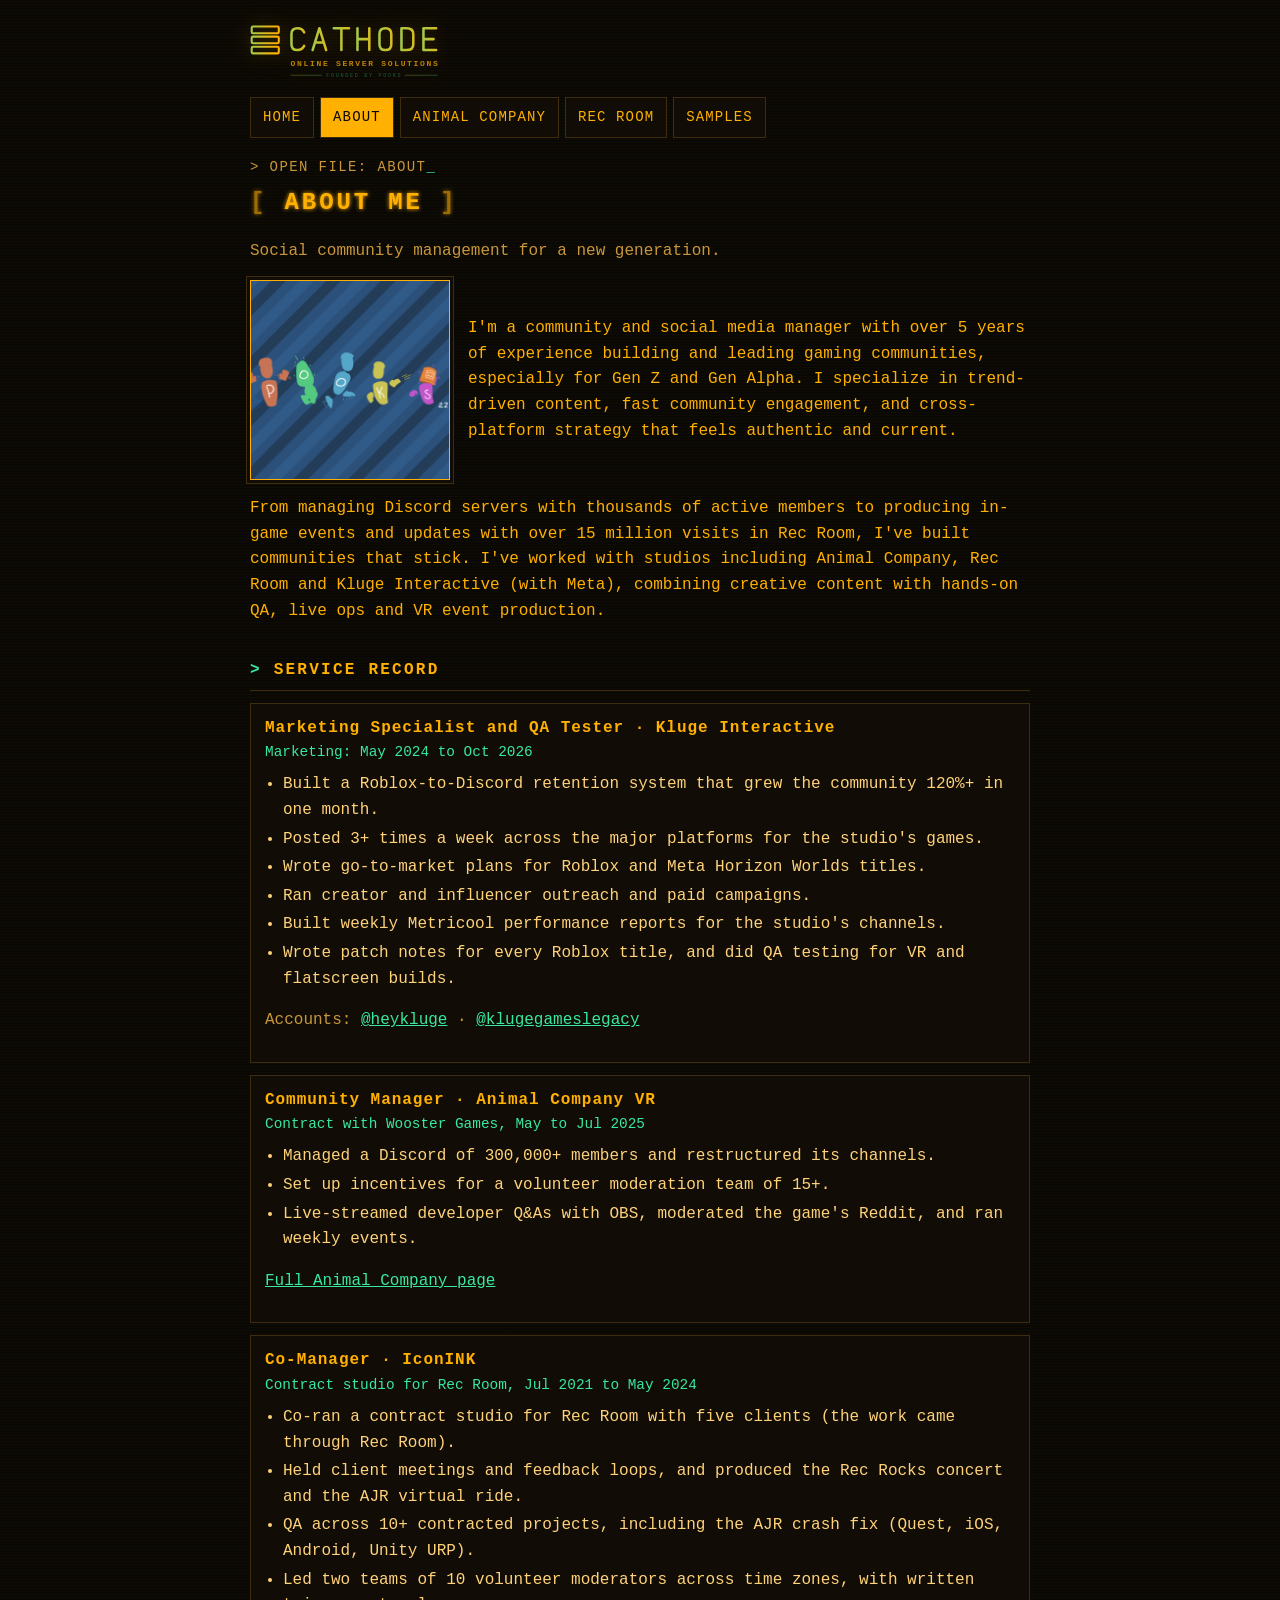
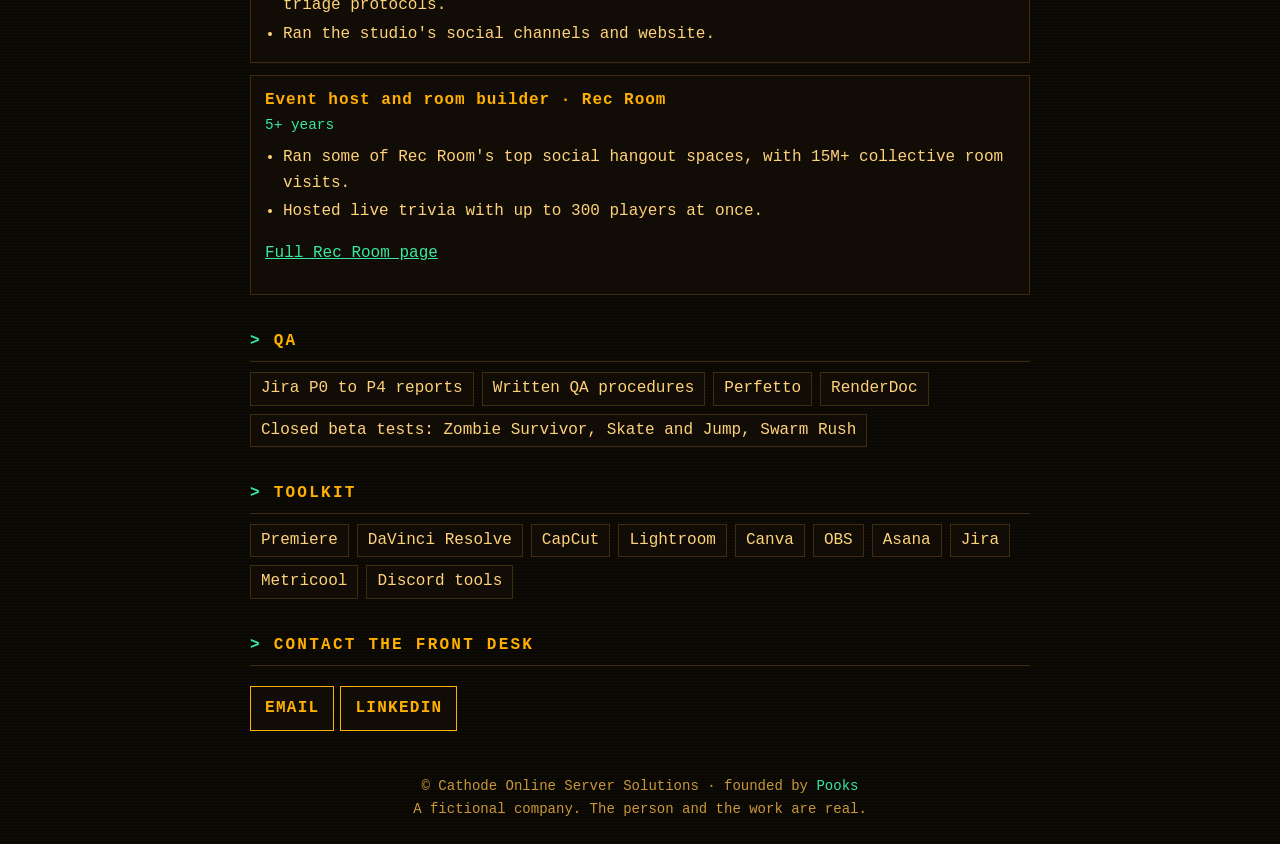
<file: portfolio/about/index.html>
<!doctype html>
<html lang="en"><head><meta charset="utf-8"><meta name="viewport" content="width=device-width,initial-scale=1">
<title>About | Ethan | Cathode Online Server Solutions</title>
<meta name="description" content="About Ethan: work history, QA experience and tools."><meta name="theme-color" content="#0a0804"><meta name="robots" content="noindex">
<link rel="icon" href="../../logo.svg" type="image/svg+xml"><link rel="stylesheet" href="../style.css">
</head><body><main>
<div class="top"><a href="../../"><img class="logo" src="../../logo.svg" alt="Cathode Online Server Solutions logo"></a></div>
<nav><ul class="nav"><li><a href="../">Home</a></li><li><a href="../about/" aria-current="page">About</a></li><li><a href="../animal-company/">Animal Company</a></li><li><a href="../rec-room/">Rec Room</a></li><li><a href="../samples/">Samples</a></li></ul></nav>

<p class="prompt">&gt; open file: about</p><h1>About me</h1>
<p class="sub">Social community management for a new generation.</p>
<div class="hero"><img src="../img/about.png" alt="Pooks 221 logo: colorful hand-drawn lettering on a blue striped background"><div>
<p>I'm a community and social media manager with over 5 years of experience building and leading gaming communities, especially for Gen Z and Gen Alpha. I specialize in trend-driven content, fast community engagement, and cross-platform strategy that feels authentic and current.</p></div></div>
<p>From managing Discord servers with thousands of active members to producing in-game events and updates with over 15 million visits in Rec Room, I've built communities that stick. I've worked with studios including Animal Company, Rec Room and Kluge Interactive (with Meta), combining creative content with hands-on QA, live ops and VR event production.</p>
<h2>Service record</h2>
<div class="job"><h3>Marketing Specialist and QA Tester &middot; Kluge Interactive</h3><div class="when">Marketing: May 2024 to Oct 2026</div><ul>
<li>Built a Roblox-to-Discord retention system that grew the community 120%+ in one month.</li>
<li>Posted 3+ times a week across the major platforms for the studio's games.</li>
<li>Wrote go-to-market plans for Roblox and Meta Horizon Worlds titles.</li>
<li>Ran creator and influencer outreach and paid campaigns.</li>
<li>Built weekly Metricool performance reports for the studio's channels.</li>
<li>Wrote patch notes for every Roblox title, and did QA testing for VR and flatscreen builds.</li></ul>
<p class="mut">Accounts: <a href="https://www.tiktok.com/@heykluge" rel="noopener">@heykluge</a> &middot; <a href="https://www.tiktok.com/@klugegameslegacy" rel="noopener">@klugegameslegacy</a></p></div>
<div class="job"><h3>Community Manager &middot; Animal Company VR</h3><div class="when">Contract with Wooster Games, May to Jul 2025</div><ul>
<li>Managed a Discord of 300,000+ members and restructured its channels.</li>
<li>Set up incentives for a volunteer moderation team of 15+.</li>
<li>Live-streamed developer Q&amp;As with OBS, moderated the game's Reddit, and ran weekly events.</li></ul>
<p><a href="../animal-company/">Full Animal Company page</a></p></div>
<div class="job"><h3>Co-Manager &middot; IconINK</h3><div class="when">Contract studio for Rec Room, Jul 2021 to May 2024</div><ul>
<li>Co-ran a contract studio for Rec Room with five clients (the work came through Rec Room).</li>
<li>Held client meetings and feedback loops, and produced the Rec Rocks concert and the AJR virtual ride.</li>
<li>QA across 10+ contracted projects, including the AJR crash fix (Quest, iOS, Android, Unity URP).</li>
<li>Led two teams of 10 volunteer moderators across time zones, with written triage protocols.</li>
<li>Ran the studio's social channels and website.</li></ul></div>
<div class="job"><h3>Event host and room builder &middot; Rec Room</h3><div class="when">5+ years</div><ul>
<li>Ran some of Rec Room's top social hangout spaces, with 15M+ collective room visits.</li>
<li>Hosted live trivia with up to 300 players at once.</li></ul>
<p><a href="../rec-room/">Full Rec Room page</a></p></div>
<h2>QA</h2>
<ul class="tags"><li>Jira P0 to P4 reports</li><li>Written QA procedures</li><li>Perfetto</li><li>RenderDoc</li><li>Closed beta tests: Zombie Survivor, Skate and Jump, Swarm Rush</li></ul>
<h2>Toolkit</h2>
<ul class="tags"><li>Premiere</li><li>DaVinci Resolve</li><li>CapCut</li><li>Lightroom</li><li>Canva</li><li>OBS</li><li>Asana</li><li>Jira</li><li>Metricool</li><li>Discord tools</li></ul>

<h2>Contact the front desk</h2>
<p><a class="btn" href="mailto:Pasta221@gmail.com">Email</a><a class="btn" href="https://www.linkedin.com/in/ethan-macbain" rel="noopener">LinkedIn</a></p>
<footer>&copy; Cathode Online Server Solutions &middot; founded by <span>Pooks</span><br>A fictional company. The person and the work are real.</footer>
</main></body></html>
</file>
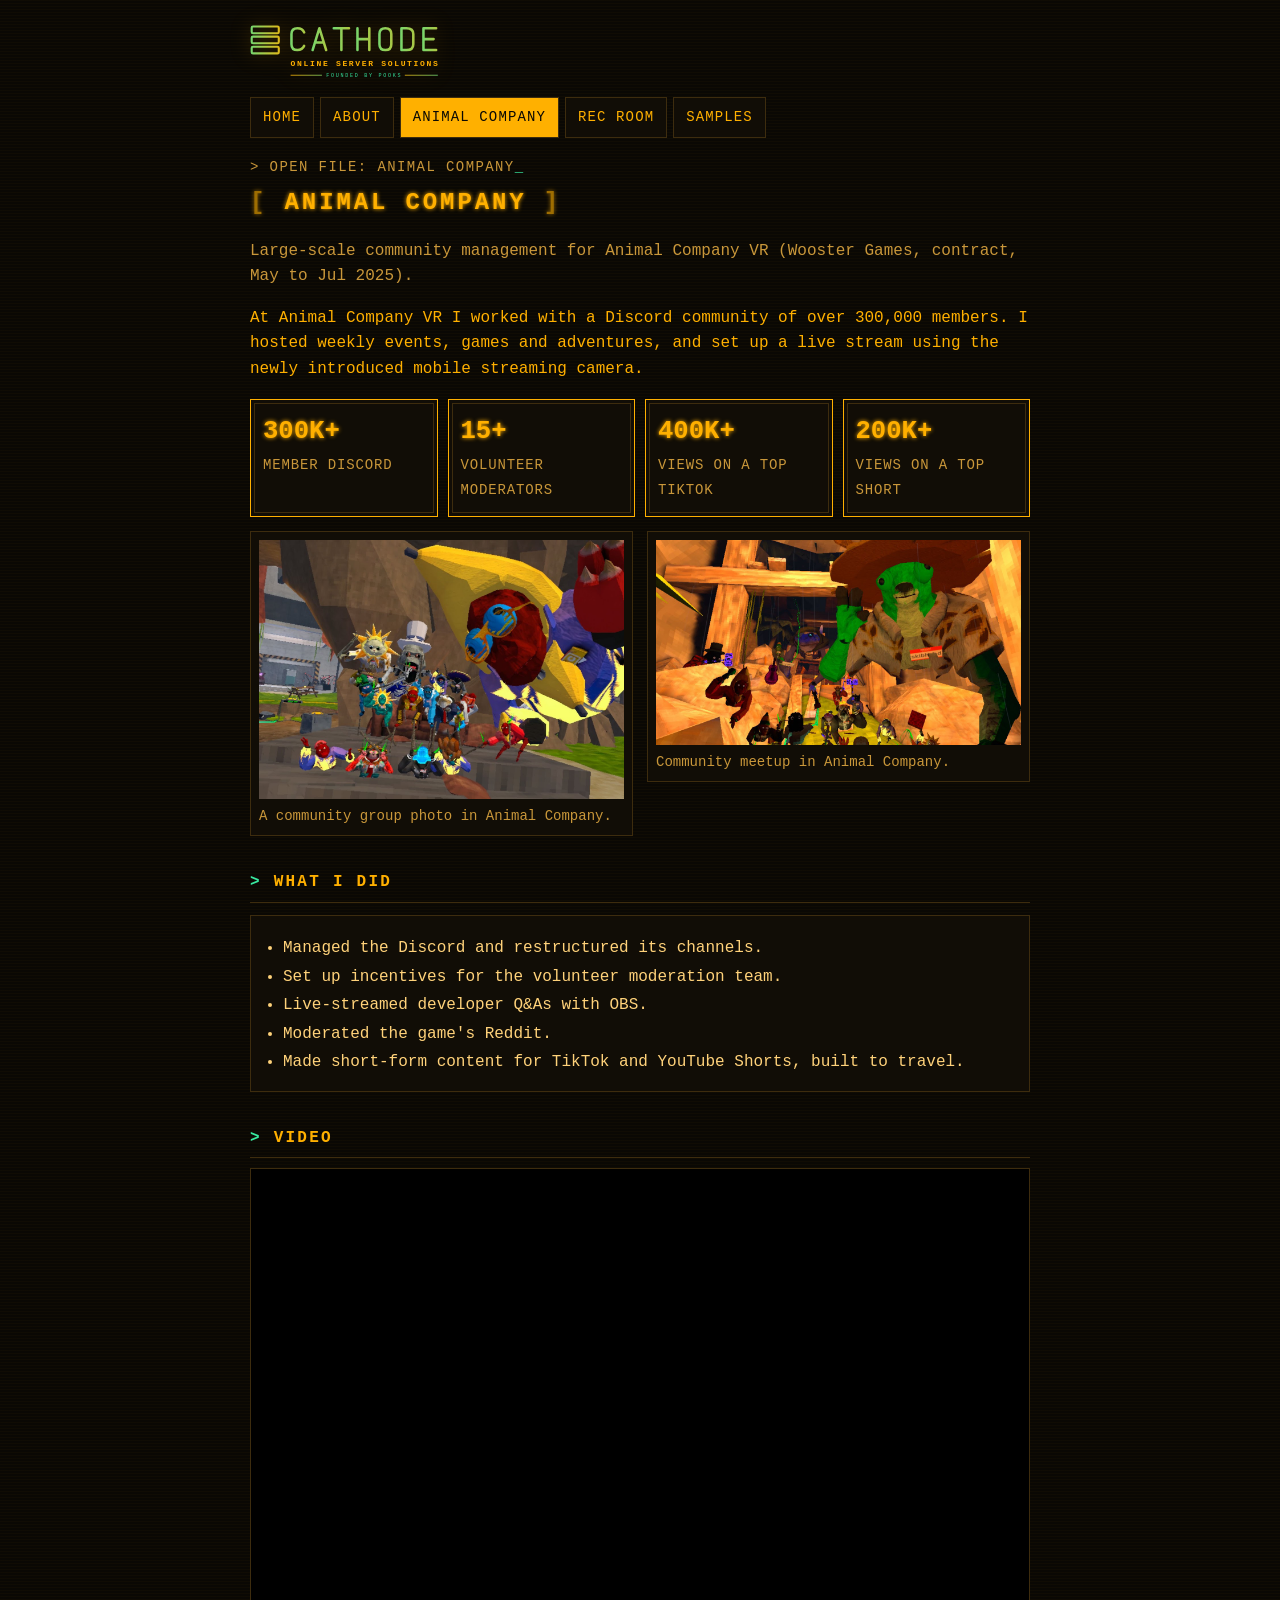
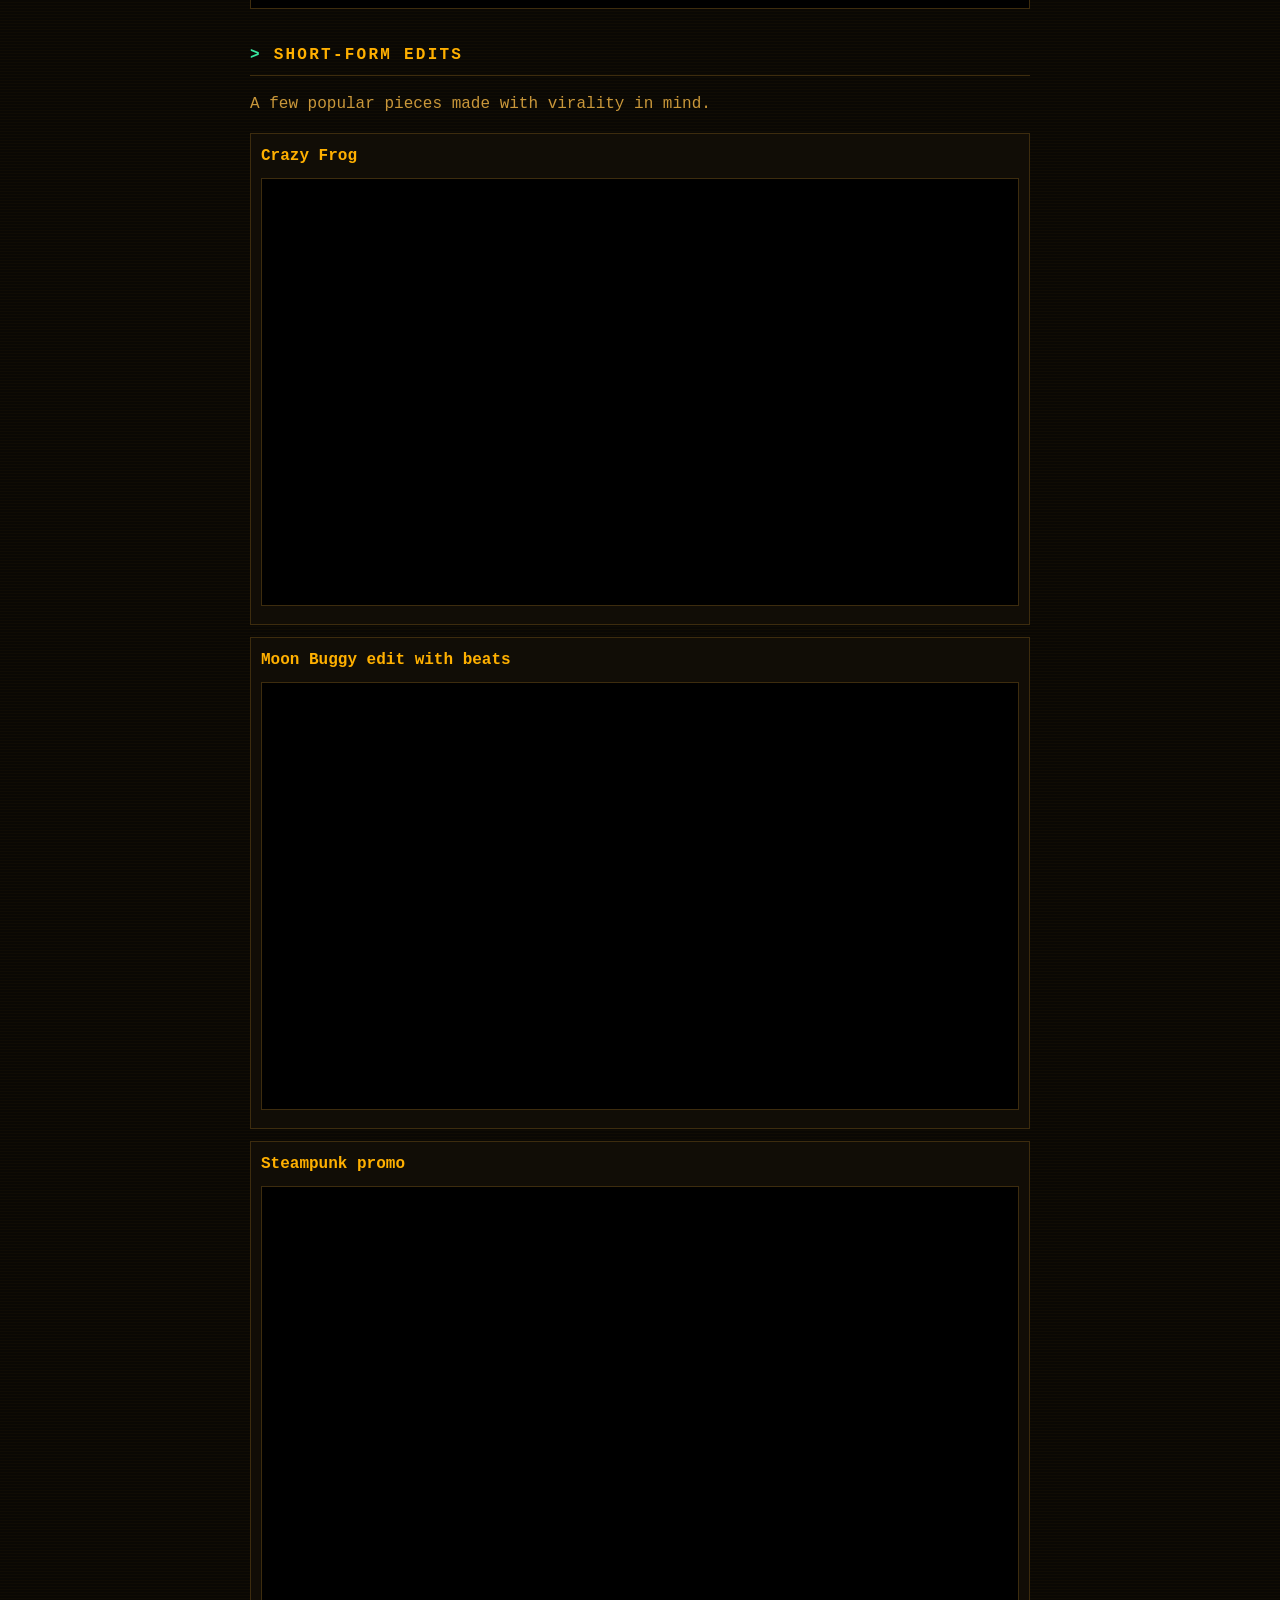
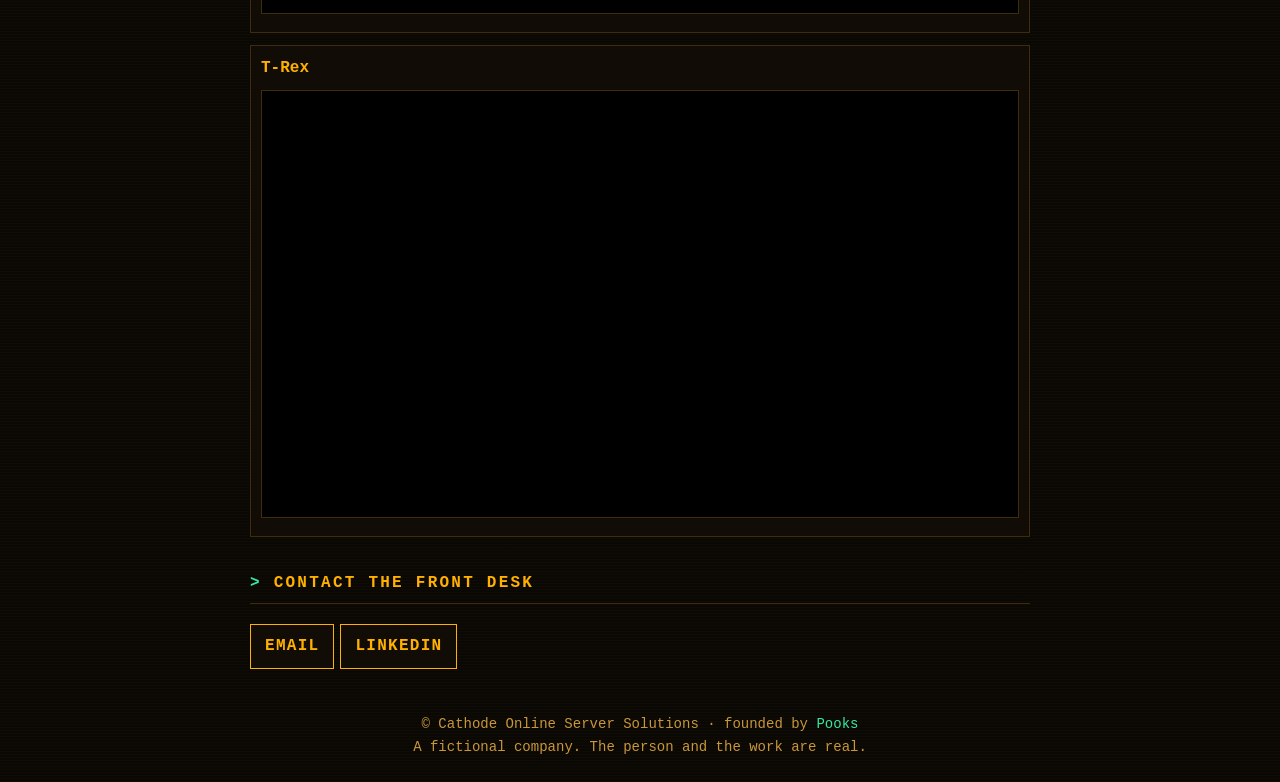
<file: portfolio/animal-company/index.html>
<!doctype html>
<html lang="en"><head><meta charset="utf-8"><meta name="viewport" content="width=device-width,initial-scale=1">
<title>Animal Company | Ethan | Cathode Online Server Solutions</title>
<meta name="description" content="Community management for Animal Company VR: 300K+ Discord, live streams and short video."><meta name="theme-color" content="#0a0804"><meta name="robots" content="noindex">
<link rel="icon" href="../../logo.svg" type="image/svg+xml"><link rel="stylesheet" href="../style.css">
</head><body><main>
<div class="top"><a href="../../"><img class="logo" src="../../logo.svg" alt="Cathode Online Server Solutions logo"></a></div>
<nav><ul class="nav"><li><a href="../">Home</a></li><li><a href="../about/">About</a></li><li><a href="../animal-company/" aria-current="page">Animal Company</a></li><li><a href="../rec-room/">Rec Room</a></li><li><a href="../samples/">Samples</a></li></ul></nav>

<p class="prompt">&gt; open file: animal company</p><h1>Animal Company</h1>
<p class="sub">Large-scale community management for Animal Company VR (Wooster Games, contract, May to Jul 2025).</p>
<p>At Animal Company VR I worked with a Discord community of over 300,000 members. I hosted weekly events, games and adventures, and set up a live stream using the newly introduced mobile streaming camera.</p>
<div class="stats"><div class="stat"><b>300K+</b><span>member Discord</span></div><div class="stat"><b>15+</b><span>volunteer moderators</span></div><div class="stat"><b>400K+</b><span>views on a top TikTok</span></div><div class="stat"><b>200K+</b><span>views on a top Short</span></div></div>
<div class="gal"><figure><img src="../img/ac1.jpg" alt="Group photo of colorful Animal Company players gathered on a rocky ledge" loading="lazy"><figcaption>A community group photo in Animal Company.</figcaption></figure><figure><img src="../img/ac2.jpg" alt="Animal Company players crowded around a large green turtle character in a wooden cave" loading="lazy"><figcaption>Community meetup in Animal Company.</figcaption></figure></div>
<h2>What I did</h2>
<div class="job"><ul>
<li>Managed the Discord and restructured its channels.</li>
<li>Set up incentives for the volunteer moderation team.</li>
<li>Live-streamed developer Q&amp;As with OBS.</li>
<li>Moderated the game's Reddit.</li>
<li>Made short-form content for TikTok and YouTube Shorts, built to travel.</li></ul></div>
<h2>Video</h2>
<div class="vid"><iframe src="https://www.youtube.com/embed/PiTjpyzTyaM" title="Animal Company video (YouTube)" loading="lazy" allowfullscreen></iframe></div>
<h2>Short-form edits</h2>
<p class="mut">A few popular pieces made with virality in mind.</p>
<div class="clip"><h3>Crazy Frog</h3><div class="vid"><iframe src="https://drive.google.com/file/d/1t-VuIXYpnSyRsQMOJiZ-mCgac3TTXSBs/preview" title="Crazy Frog" loading="lazy" allow="autoplay; fullscreen" allowfullscreen></iframe></div></div>
<div class="clip"><h3>Moon Buggy edit with beats</h3><div class="vid"><iframe src="https://drive.google.com/file/d/1seYIbEpbudq8CaQve3pPWs23v0zvQHPd/preview" title="Moon Buggy edit with beats" loading="lazy" allow="autoplay; fullscreen" allowfullscreen></iframe></div></div>
<div class="clip"><h3>Steampunk promo</h3><div class="vid"><iframe src="https://drive.google.com/file/d/178XqJeCp7LnYX0BuOUv2y3G8oKFx5TyF/preview" title="Steampunk promo" loading="lazy" allow="autoplay; fullscreen" allowfullscreen></iframe></div></div>
<div class="clip"><h3>T-Rex</h3><div class="vid"><iframe src="https://drive.google.com/file/d/1ne7merPtJulqVW5kgHzMwTw6d0QbDb6q/preview" title="T-Rex" loading="lazy" allow="autoplay; fullscreen" allowfullscreen></iframe></div></div>

<h2>Contact the front desk</h2>
<p><a class="btn" href="mailto:Pasta221@gmail.com">Email</a><a class="btn" href="https://www.linkedin.com/in/ethan-macbain" rel="noopener">LinkedIn</a></p>
<footer>&copy; Cathode Online Server Solutions &middot; founded by <span>Pooks</span><br>A fictional company. The person and the work are real.</footer>
</main></body></html>
</file>
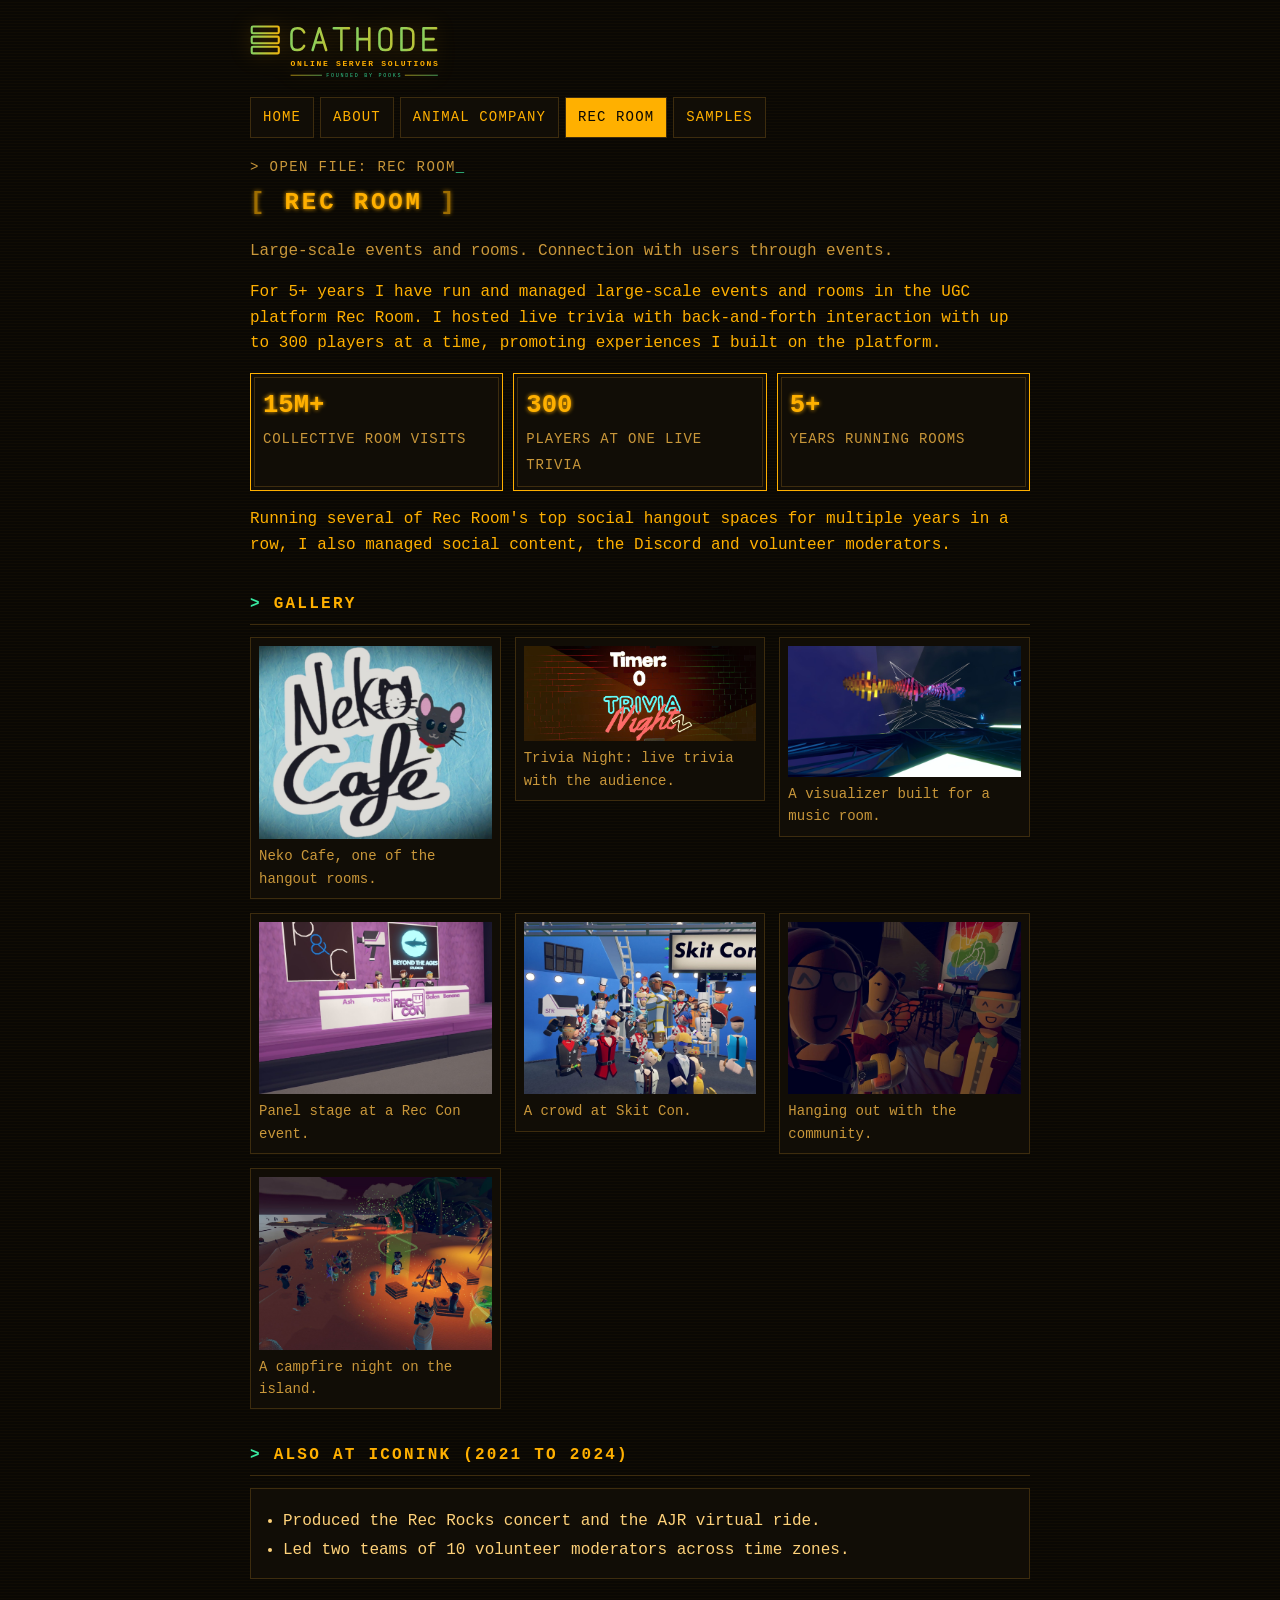
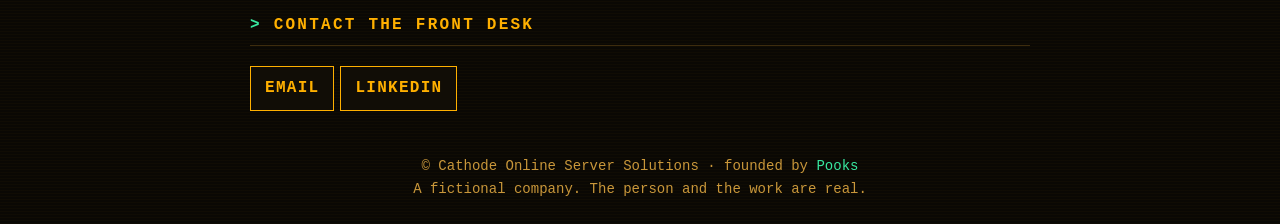
<file: portfolio/rec-room/index.html>
<!doctype html>
<html lang="en"><head><meta charset="utf-8"><meta name="viewport" content="width=device-width,initial-scale=1">
<title>Rec Room | Ethan | Cathode Online Server Solutions</title>
<meta name="description" content="Large-scale events and rooms in Rec Room: 15M+ visits."><meta name="theme-color" content="#0a0804"><meta name="robots" content="noindex">
<link rel="icon" href="../../logo.svg" type="image/svg+xml"><link rel="stylesheet" href="../style.css">
</head><body><main>
<div class="top"><a href="../../"><img class="logo" src="../../logo.svg" alt="Cathode Online Server Solutions logo"></a></div>
<nav><ul class="nav"><li><a href="../">Home</a></li><li><a href="../about/">About</a></li><li><a href="../animal-company/">Animal Company</a></li><li><a href="../rec-room/" aria-current="page">Rec Room</a></li><li><a href="../samples/">Samples</a></li></ul></nav>

<p class="prompt">&gt; open file: rec room</p><h1>Rec Room</h1>
<p class="sub">Large-scale events and rooms. Connection with users through events.</p>
<p>For 5+ years I have run and managed large-scale events and rooms in the UGC platform Rec Room. I hosted live trivia with back-and-forth interaction with up to 300 players at a time, promoting experiences I built on the platform.</p>
<div class="stats"><div class="stat"><b>15M+</b><span>collective room visits</span></div><div class="stat"><b>300</b><span>players at one live trivia</span></div><div class="stat"><b>5+</b><span>years running rooms</span></div></div>
<p>Running several of Rec Room's top social hangout spaces for multiple years in a row, I also managed social content, the Discord and volunteer moderators.</p>
<h2>Gallery</h2>
<div class="gal"><figure><img src="../img/rr1.jpg" alt="Neko Cafe room logo with a cartoon cat and mouse" loading="lazy"><figcaption>Neko Cafe, one of the hangout rooms.</figcaption></figure><figure><img src="../img/rr2.png" alt="Trivia Night banner with a timer reading 0" loading="lazy"><figcaption>Trivia Night: live trivia with the audience.</figcaption></figure><figure><img src="../img/rr3.jpg" alt="A colorful audio visualizer floating above a neon blue stage" loading="lazy"><figcaption>A visualizer built for a music room.</figcaption></figure><figure><img src="../img/rr4.jpg" alt="A panel stage with four avatars and a REC CON sign" loading="lazy"><figcaption>Panel stage at a Rec Con event.</figcaption></figure><figure><img src="../img/rr5.jpg" alt="A crowd of avatars in front of a stage with a Skit Con sign" loading="lazy"><figcaption>A crowd at Skit Con.</figcaption></figure><figure><img src="../img/rr6.jpg" alt="Three smiling avatars taking a selfie in a cafe" loading="lazy"><figcaption>Hanging out with the community.</figcaption></figure><figure><img src="../img/rr7.png" alt="Avatars gathered around a campfire on a tropical island at night" loading="lazy"><figcaption>A campfire night on the island.</figcaption></figure></div>
<h2>Also at IconINK (2021 to 2024)</h2>
<div class="job"><ul><li>Produced the Rec Rocks concert and the AJR virtual ride.</li><li>Led two teams of 10 volunteer moderators across time zones.</li></ul></div>

<h2>Contact the front desk</h2>
<p><a class="btn" href="mailto:Pasta221@gmail.com">Email</a><a class="btn" href="https://www.linkedin.com/in/ethan-macbain" rel="noopener">LinkedIn</a></p>
<footer>&copy; Cathode Online Server Solutions &middot; founded by <span>Pooks</span><br>A fictional company. The person and the work are real.</footer>
</main></body></html>
</file>
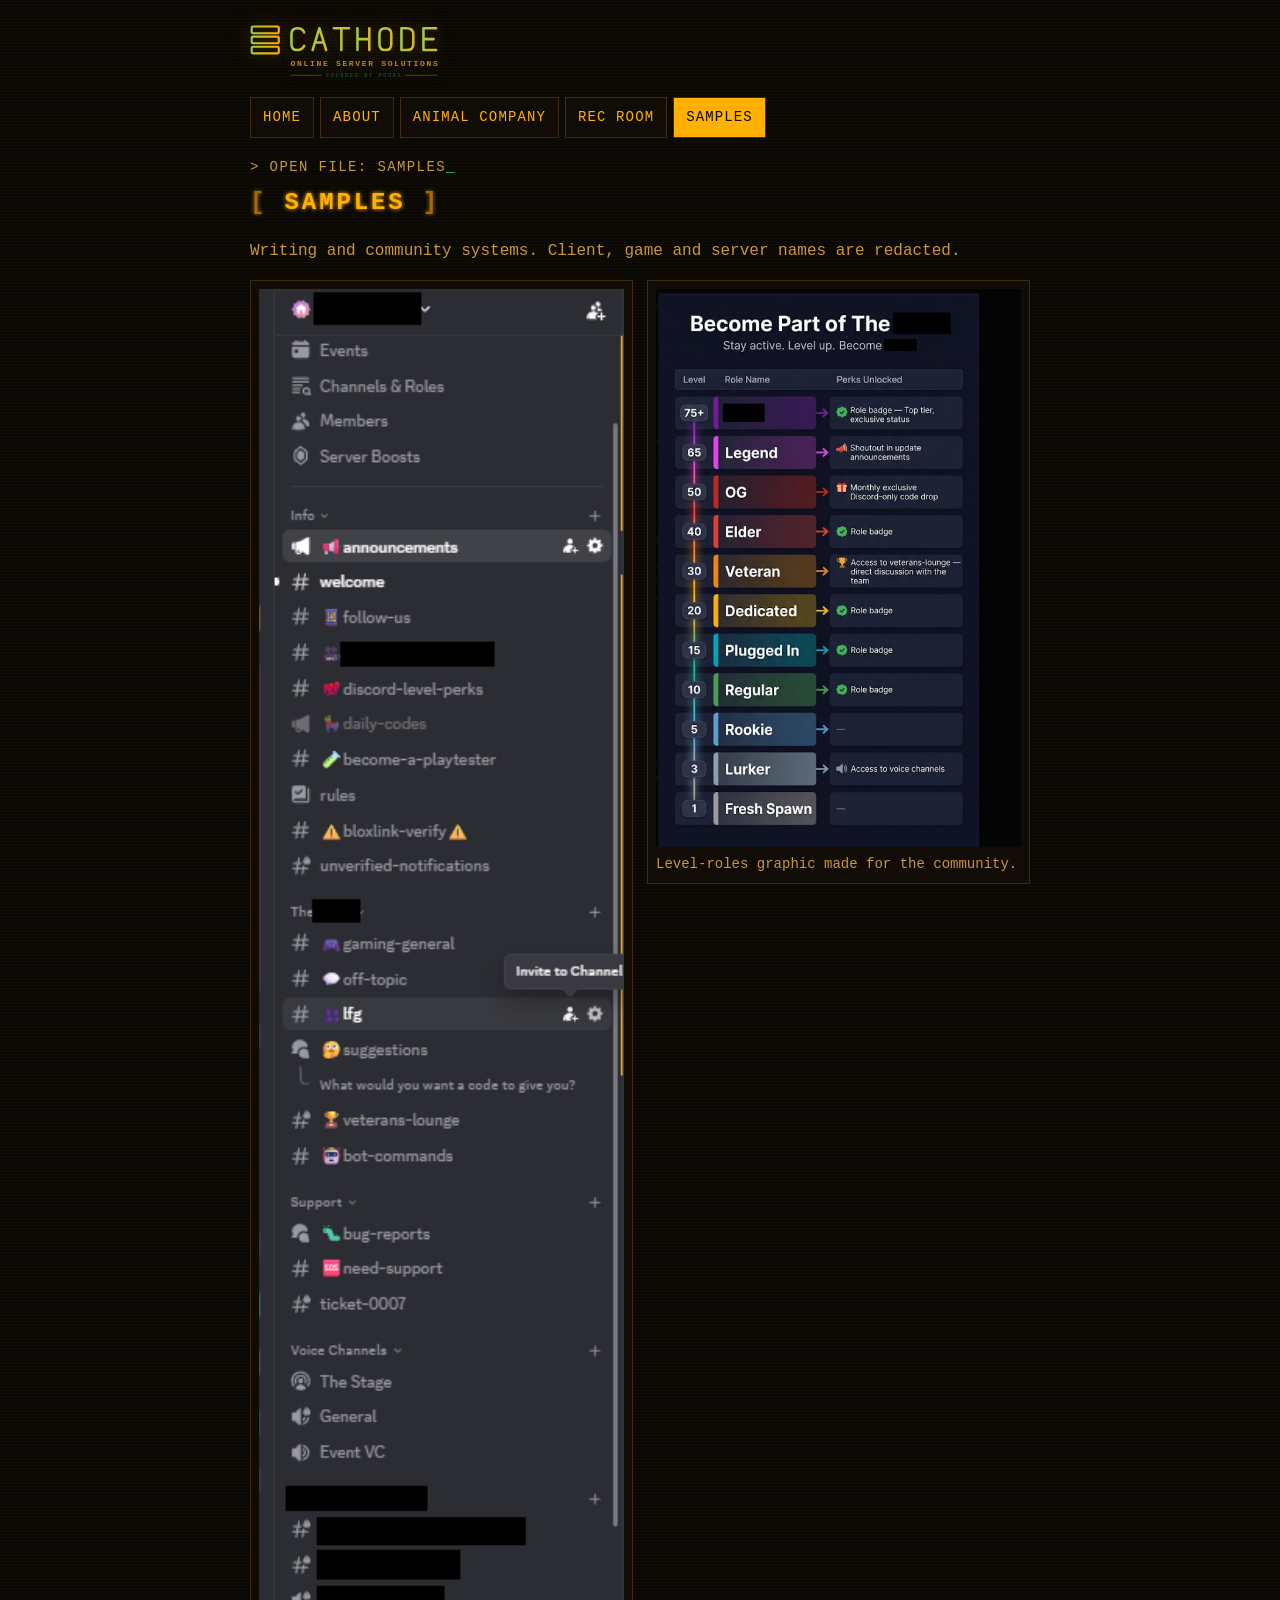
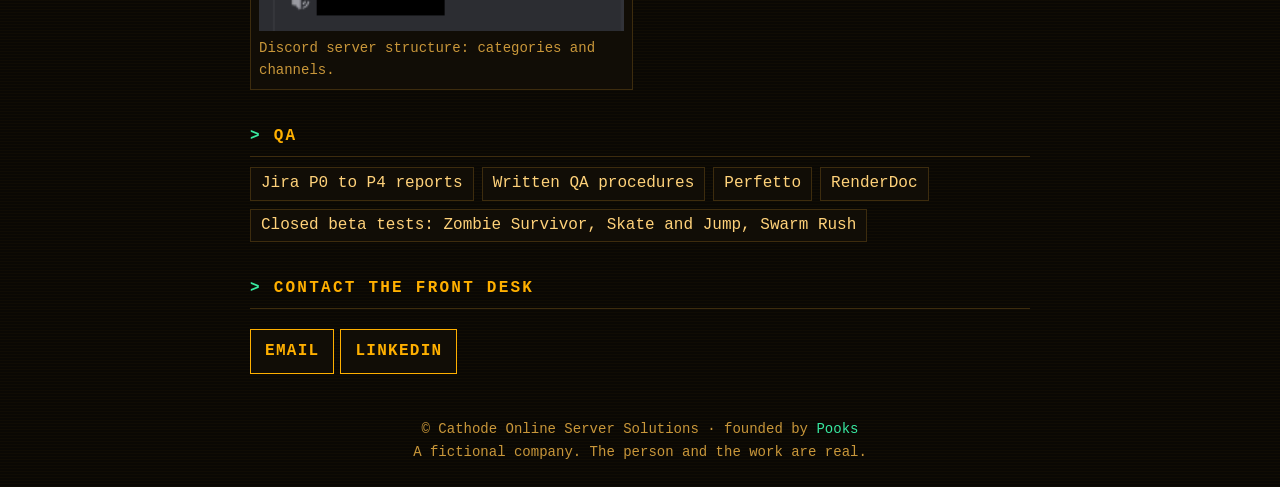
<file: portfolio/samples/index.html>
<!doctype html>
<html lang="en"><head><meta charset="utf-8"><meta name="viewport" content="width=device-width,initial-scale=1">
<title>Samples | Ethan | Cathode Online Server Solutions</title>
<meta name="description" content="Redacted writing and community-systems samples."><meta name="theme-color" content="#0a0804"><meta name="robots" content="noindex">
<link rel="icon" href="../../logo.svg" type="image/svg+xml"><link rel="stylesheet" href="../style.css">
</head><body><main>
<div class="top"><a href="../../"><img class="logo" src="../../logo.svg" alt="Cathode Online Server Solutions logo"></a></div>
<nav><ul class="nav"><li><a href="../">Home</a></li><li><a href="../about/">About</a></li><li><a href="../animal-company/">Animal Company</a></li><li><a href="../rec-room/">Rec Room</a></li><li><a href="../samples/" aria-current="page">Samples</a></li></ul></nav>

<p class="prompt">&gt; open file: samples</p><h1>Samples</h1>
<p class="sub">Writing and community systems. Client, game and server names are redacted.</p>
<div class="gal"><figure><img src="../img/sample-1.png" alt="Redacted Discord server layout showing categories and channels" loading="lazy"><figcaption>Discord server structure: categories and channels.</figcaption></figure><figure><img src="../img/sample-2.png" alt="Redacted level-roles graphic made for a community" loading="lazy"><figcaption>Level-roles graphic made for the community.</figcaption></figure></div>
<h2>QA</h2>
<ul class="tags"><li>Jira P0 to P4 reports</li><li>Written QA procedures</li><li>Perfetto</li><li>RenderDoc</li><li>Closed beta tests: Zombie Survivor, Skate and Jump, Swarm Rush</li></ul>

<h2>Contact the front desk</h2>
<p><a class="btn" href="mailto:Pasta221@gmail.com">Email</a><a class="btn" href="https://www.linkedin.com/in/ethan-macbain" rel="noopener">LinkedIn</a></p>
<footer>&copy; Cathode Online Server Solutions &middot; founded by <span>Pooks</span><br>A fictional company. The person and the work are real.</footer>
</main></body></html>
</file>
<file: portfolio/style.css>
:root{--bg:#0a0804;--card:#110d06;--line:#3d2c0e;--fg:#ffb000;--mut:#c9973a;--acc2:#38e8a0;--tx:#ffd27a}
*{box-sizing:border-box}
body{margin:0;min-height:100vh;background:var(--bg) repeating-linear-gradient(0deg,rgba(255,176,0,.025) 0,rgba(255,176,0,.025) 1px,transparent 1px,transparent 3px);color:var(--fg);font:16px/1.6 ui-monospace,"Cascadia Mono",Consolas,"Courier New",monospace;padding:24px 16px}
main{max-width:780px;margin:0 auto}
a{color:var(--acc2)}a:focus-visible{outline:2px solid var(--acc2);outline-offset:2px}
.top{display:flex;align-items:center;justify-content:space-between;gap:12px;flex-wrap:wrap;margin-bottom:10px}
.logo{width:100%;max-width:220px;height:auto;display:block;filter:drop-shadow(0 0 10px rgba(255,176,0,.25))}
.nav{display:flex;flex-wrap:wrap;gap:6px;margin:10px 0 18px;padding:0;list-style:none}
.nav a{display:block;padding:8px 12px;border:1px solid var(--line);background:var(--card);color:var(--fg);text-decoration:none;text-transform:uppercase;letter-spacing:.08em;font-size:.875rem}
.nav a:hover,.nav a:focus-visible,.nav a[aria-current]{background:var(--fg);color:var(--bg);outline:none}
.prompt{color:var(--mut);margin:0 0 6px;text-transform:uppercase;letter-spacing:.1em;font-size:.875rem}
.prompt:after{content:"_";color:var(--acc2);animation:c 1s steps(2) infinite}@keyframes c{50%{opacity:0}}
h1{margin:6px 0 4px;font-size:1.5rem;text-transform:uppercase;letter-spacing:.12em;text-shadow:0 0 4px currentColor}
h1:before{content:"[ ";opacity:.6}h1:after{content:" ]";opacity:.6}
h2{margin:34px 0 10px;font-size:1rem;text-transform:uppercase;letter-spacing:.14em;border-bottom:1px solid var(--line);padding-bottom:6px}
h2:before{content:"> ";color:var(--acc2)}
.sub,small,.mut{color:var(--mut)}
.hero{display:grid;grid-template-columns:200px 1fr;gap:18px;align-items:center;margin:14px 0}
.hero img{width:200px;height:200px;object-fit:cover;object-position:50% 20%;border:1px solid var(--fg);box-shadow:0 0 0 3px var(--card),0 0 0 4px var(--line)}
.file{display:grid;grid-template-columns:max-content 1fr;gap:2px 14px;margin:12px 0;padding:12px 14px;border:1px solid var(--line);background:var(--card)}
.file dt{color:var(--mut);text-transform:uppercase;letter-spacing:.08em;font-size:.875rem}.file dd{margin:0;color:var(--tx)}
.stats{display:grid;grid-template-columns:repeat(auto-fit,minmax(150px,1fr));gap:10px;margin:14px 0}
.stat{border:1px solid var(--fg);background:var(--card);padding:12px;box-shadow:inset 0 0 0 3px var(--card),inset 0 0 0 4px var(--line)}
.stat b{display:block;font-size:1.6rem;text-shadow:0 0 4px currentColor}.stat span{color:var(--mut);font-size:.875rem;text-transform:uppercase;letter-spacing:.06em}
.job{border:1px solid var(--line);background:var(--card);margin:12px 0;padding:12px 14px}
.job h3{margin:0;font-size:1rem;letter-spacing:.06em}.job .when{color:var(--acc2);font-size:.9rem}
.job ul{margin:8px 0 0;padding-left:18px;color:var(--tx)}.job li{margin:3px 0}
.btn{display:inline-flex;align-items:center;min-height:44px;padding:9px 14px;border:1px solid var(--fg);background:var(--card);color:var(--fg);text-decoration:none;text-transform:uppercase;letter-spacing:.08em;font-weight:700;margin:4px 6px 4px 0}
.btn:hover,.btn:focus-visible{background:var(--fg);color:var(--bg);outline:none}
.clip{border:1px solid var(--line);background:var(--card);margin:12px 0;padding:10px}
.clip h3{margin:0 0 6px;font-size:1rem;display:flex;justify-content:space-between;gap:10px;flex-wrap:wrap}.clip h3 span{color:var(--acc2);white-space:nowrap}
.vid{position:relative;padding-top:56.25%;border:1px solid var(--line);margin:8px 0;background:#000}.vid iframe{position:absolute;inset:0;width:100%;height:100%;border:0}
.vid.tall{padding-top:0;height:min(70vh,560px)}
.gal{display:grid;grid-template-columns:repeat(auto-fit,minmax(240px,1fr));gap:14px;margin:12px 0;align-items:start}
.gal figure{margin:0;border:1px solid var(--line);background:var(--card);padding:8px}
.gal img{width:100%;height:auto;display:block;background:#000}
.gal figcaption{color:var(--mut);font-size:.875rem;margin-top:6px}
.tags{display:flex;flex-wrap:wrap;gap:8px;padding:0;list-style:none;margin:10px 0}
.tags li{border:1px solid var(--line);background:var(--card);padding:3px 10px;color:var(--tx)}
.cta{display:grid;gap:10px;grid-template-columns:repeat(auto-fit,minmax(200px,1fr));margin:14px 0}
.cta a{display:block;padding:14px 16px;border:1px solid var(--fg);background:var(--card);color:var(--fg);text-decoration:none;text-transform:uppercase;letter-spacing:.08em;font-weight:700;box-shadow:inset 0 0 0 3px var(--card),inset 0 0 0 4px var(--line)}
.cta a small{display:block;color:var(--mut);text-transform:none;letter-spacing:0;font-weight:400}
.cta a:hover,.cta a:focus-visible{background:var(--fg);color:var(--bg);outline:none}.cta a:hover small,.cta a:focus-visible small{color:var(--bg)}
footer{margin-top:40px;color:var(--mut);font-size:.875rem;text-align:center}footer span{color:var(--acc2)}
@media(max-width:560px){.hero{grid-template-columns:1fr}.hero img{width:160px;height:160px}.file{grid-template-columns:1fr}.file dd{margin-bottom:8px}}
@media(prefers-reduced-motion:reduce){.prompt:after{animation:none}}
</file>
